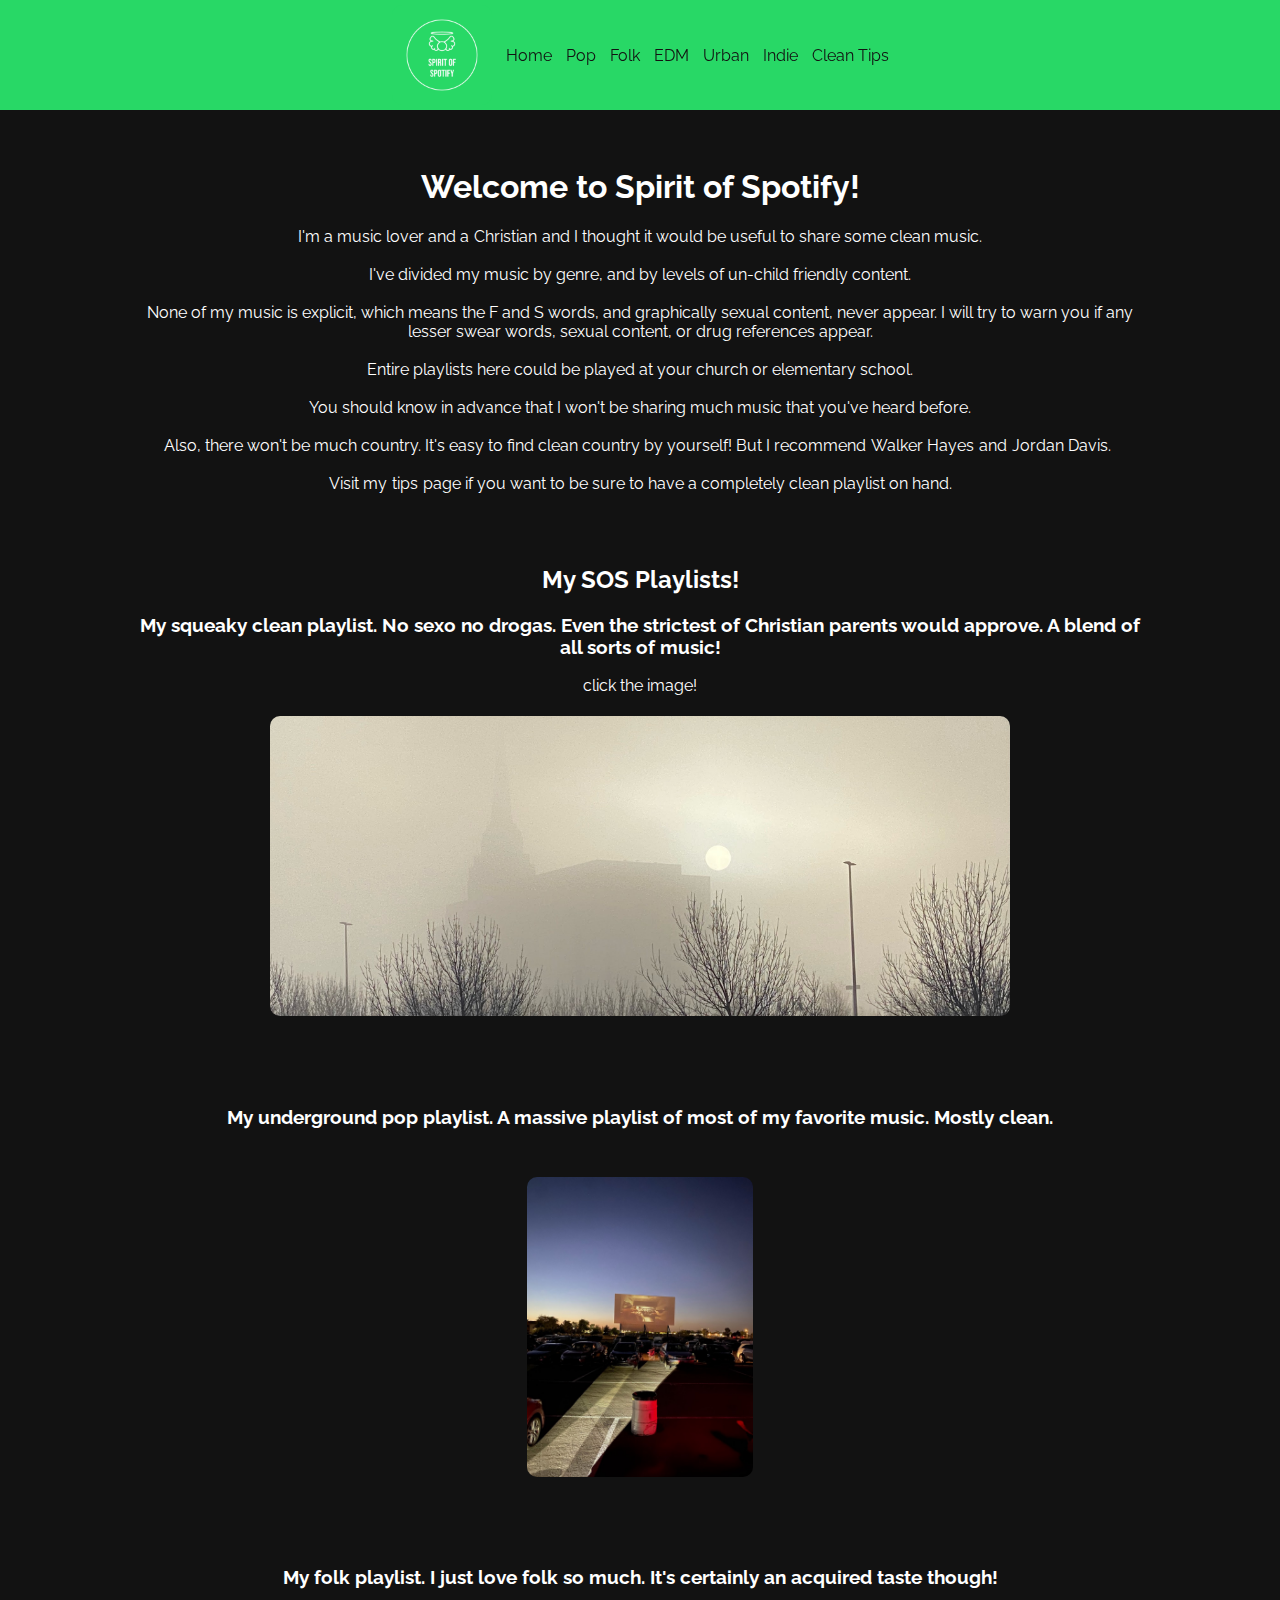
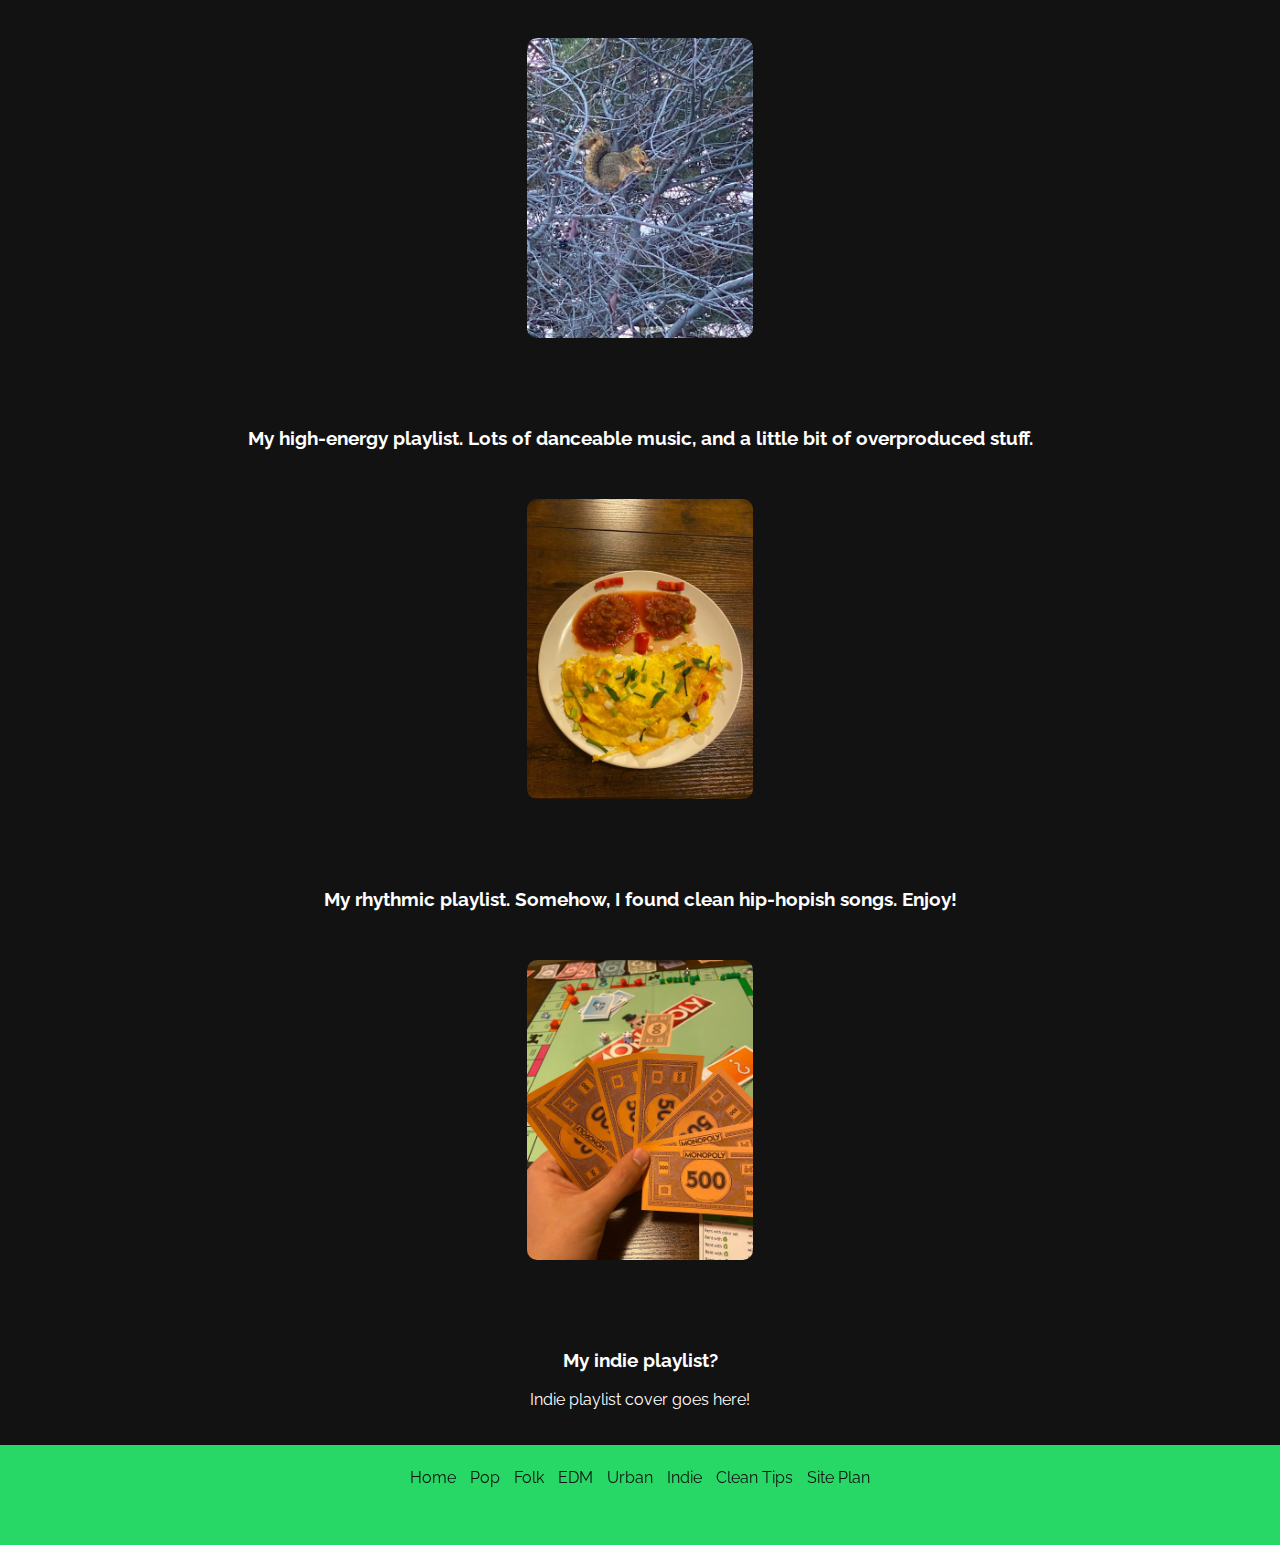
<file: index.html>
<!DOCTYPE html>
<html lang="en">
<head>
    <meta charset="UTF-8">
    <meta http-equiv="X-UA-Compatible" content="IE=edge">
    <meta name="viewport" content="width=device-width, initial-scale=1.0">
    <link rel="stylesheet" href="styles/sos.css">
    <title>Spotify Site</title>
</head>
<body>
    <header>

        <nav class="fingers">
            <a href="index.html" class="logo"><img src="images/SpiritofSpotify.png" alt="Spirit of Spotify logo"></a>
            <a href="index.html">Home</a>
            <a href="pop.html">Pop</a>
            <a href="folk.html">Folk</a>
            <a href="edm.html">EDM</a>
            <a href="urban.html">Urban</a>
            <a href="indie.html">Indie</a>
            <a href="tips.html">Clean Tips</a>
        </nav>
    </header>
    <main>
        <h1> <br> Welcome to Spirit of Spotify! <br></h1>
        <p>
            I'm a music lover and a<a href="https://www.churchofjesuschrist.org/comeuntochrist">Christian</a>and I thought it would be useful to share some clean music. <br> <br>
            I've divided my music by genre, and by levels of un-child friendly content. <br> <br>
            None of my music is explicit, which means the F and S words, and graphically sexual content, never appear.
            I will try to warn you if any lesser swear words, sexual content, or drug references appear. <br> <br>
            Entire playlists here could be played at your church or elementary school. <br> <br> 
            You should know in advance that I won't be sharing much music that you've heard before. <br> <br>
            Also, there won't be much country. It's easy to find clean country by yourself! But I recommend<a href="https://open.spotify.com/artist/7sKxqpSqbIzphAKAhrqvlf?si=jfRzdsuSQFaXXm1lDVUPTw">Walker Hayes</a>and<a href="https://open.spotify.com/artist/77kULmXAQ6vWer7IIHdGzI?si=TUEfTHxjQkG5Hi8PFw6FMg">Jordan Davis.</a><br> <br>
            Visit my<a href="tips.html">tips</a>page if you want to be sure to have a completely clean playlist on hand.
          </p>
        <div class="gallery">
            <div class="playlists">
                <br><br>
                <h2>My SOS Playlists!</h2>
                <div class="squeaky">
                    <h3>My squeaky clean playlist. No sexo no drogas. Even the strictest of Christian parents would approve. A blend of all sorts of music!</h3>
                    <p class="clicknotif">click the image!</p>
                    <a class="squeaky" href="https://open.spotify.com/playlist/1UjaGKRsMofMMySbz0yp6U?si=a4fbd59090354f19"><img src="images/foggytemple.jpeg" alt="A Foggy picture of the Rexburg Temple with the moon hanging behind it"></a>
                </div>
                <div class="poppy">
                    <br> <br>
                    <h3>My underground pop playlist. A massive playlist of most of my favorite music. Mostly clean.</h3>
                    <a class="poppy" href="https://open.spotify.com/playlist/7fG4tJin1EZUwtSDyCjWUA?si=d3e82c34699b4a46"><img src="images/driveinmovie.jpeg" alt="Drive-in Movie Screen that may or may not be playing the Super Mario Bros movie"></a>    
                </div>
                <div class="hillbilly">
                    <br> <br>
                    <h3>My folk playlist. I just love folk so much. It's certainly an acquired taste though!</h3>
                    <a class="hillbilly" href="https://open.spotify.com/playlist/20z4ZYWorhFXPe0cBSUcFA?si=1ee67dbf7fae43ac"><img src="images/Squirrel.jpeg" alt="A Squirrel in a tree with a nut. Did he kill Mr. Boddy?"></a>    
                </div>
                <div class="clubby">
                    <br> <br>
                    <h3>My high-energy playlist. Lots of danceable music, and a little bit of overproduced stuff.</h3>
                    <a class="clubby" href="https://open.spotify.com/playlist/1qrEybucEi7PpngQeSmqUH?si=2f71e2e1964c41bf"><img src="images/smileyomelet.jpeg" alt="A smiley omelet with a pepper nose and two eyes made out of salsa. No corncob pipe though."></a>    
                </div>
                <div class="groovy">
                    <br> <br>
                    <h3>My rhythmic playlist. Somehow, I found clean hip-hopish songs. Enjoy!</h3>
                    <a class="groovy" href="https://open.spotify.com/playlist/4HFoJDlTVzfm0rnH03Cx4I?si=0132531437d14980"><img src="images/monopolymoney.jpeg" alt="Stacks on stacks of monopoly money"></a>    
                </div>
                <div class="indy">
                    <br> <br>
                    <h3>My indie playlist?</h3>
                    <a class="indy" href="indie.html">Indie playlist cover goes here!<br> </a>    
                    <br><br>
                </div>
            </div>
        </div>

    </main>
    <footer>
        <nav class="toes">
            <br>
            <a href="index.html">Home</a>
            <a href="pop.html">Pop</a>
            <a href="folk.html">Folk</a>
            <a href="edm.html">EDM</a>
            <a href="urban.html">Urban</a>
            <a href="indie.html">Indie</a>
            <a href="tips.html">Clean Tips</a>
            <a href="site-plan.html">Site Plan</a>
        </nav>
    </footer>
</body>
</html>
</file>
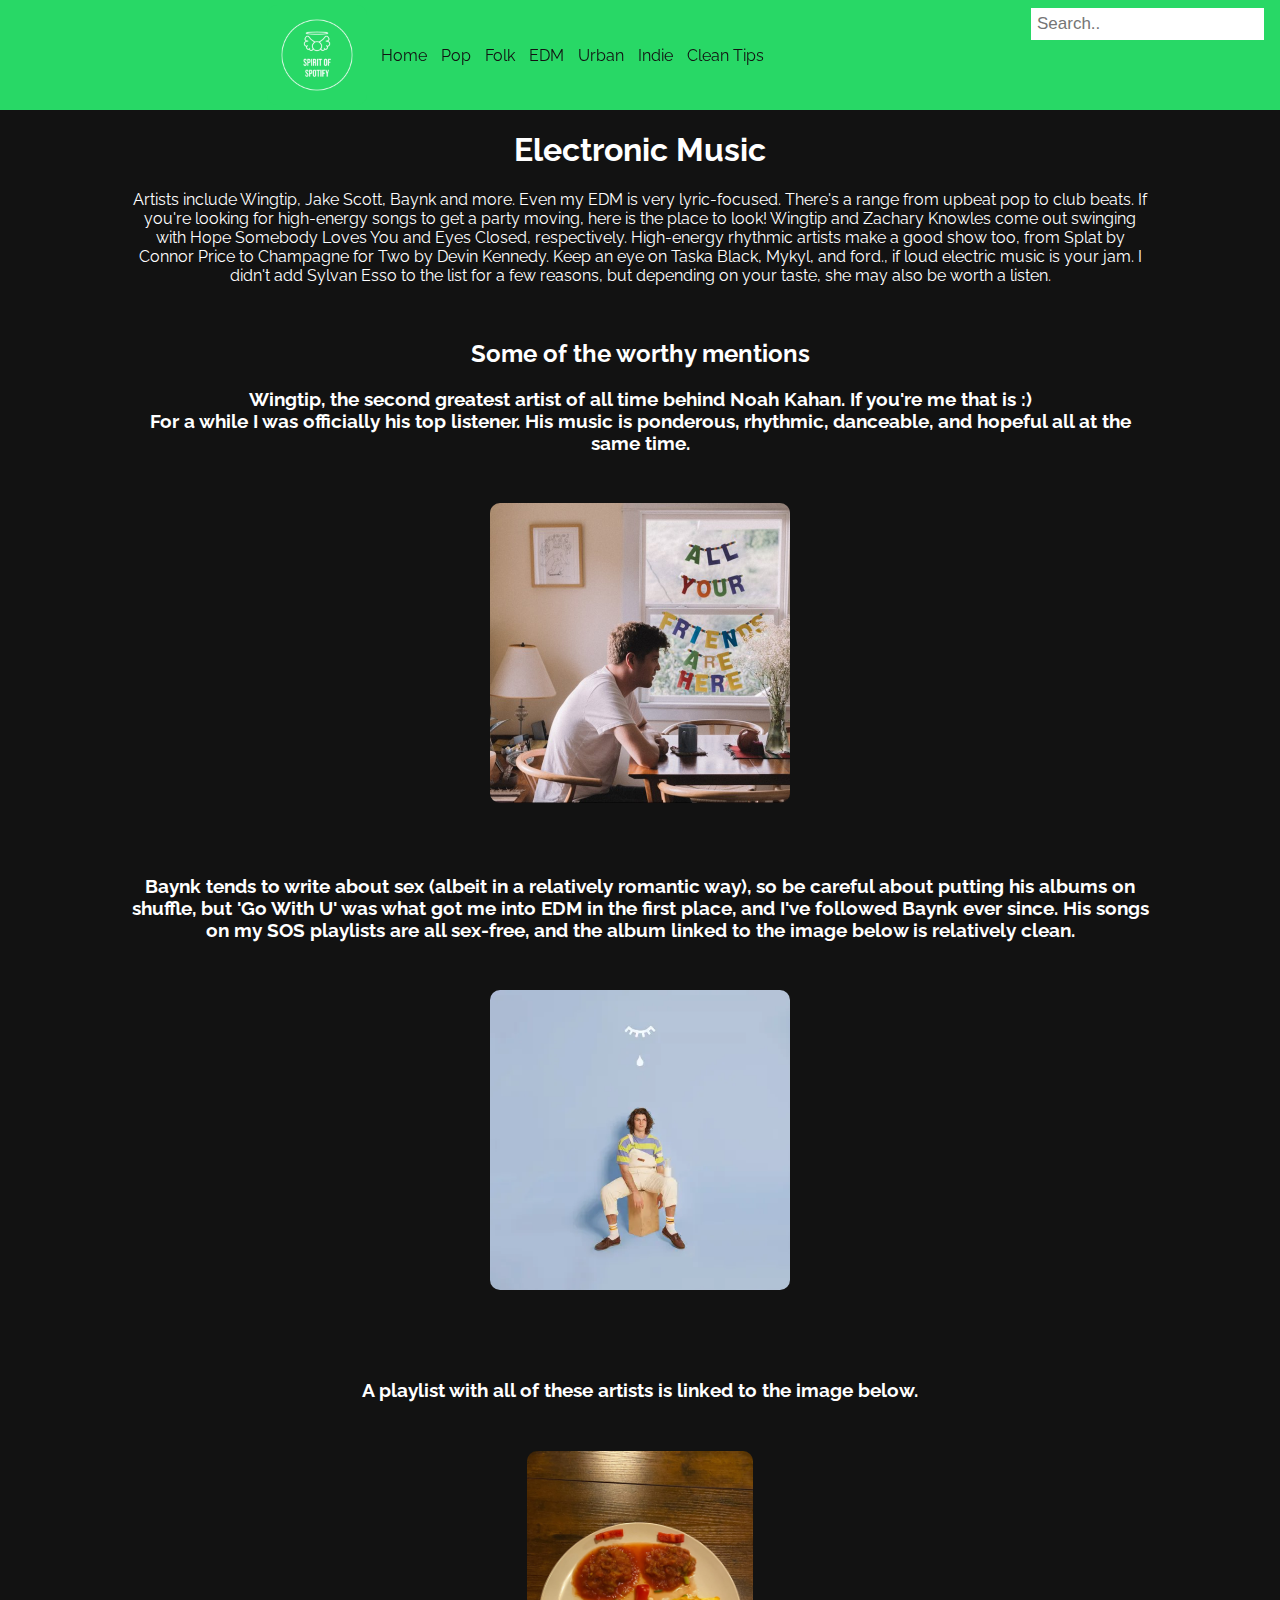
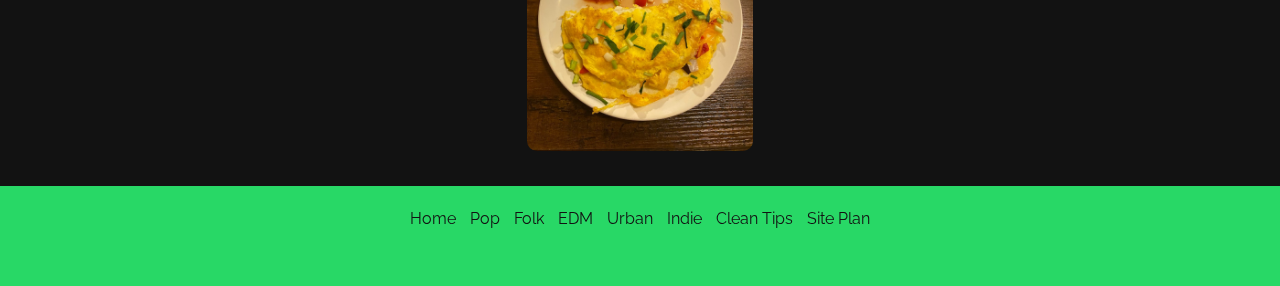
<file: edm.html>
<!DOCTYPE html>
<html lang="en">
<head>
    <meta charset="UTF-8">
    <meta http-equiv="X-UA-Compatible" content="IE=edge">
    <meta name="viewport" content="width=device-width, initial-scale=1.0">
    <link rel="stylesheet" href="styles/sos.css">
    <title>Spotify Site</title>
</head>
<body>
    <header>
        <nav class="fingers">
            <a href="index.html" class="logo"><img src="images/SpiritofSpotify.png" alt="Spirit of Spotify logo"></a>
            <a href="index.html">Home</a>
            <a href="pop.html">Pop</a>
            <a href="folk.html">Folk</a>
            <a href="edm.html">EDM</a>
            <a href="urban.html">Urban</a>
            <a href="indie.html">Indie</a>
            <a href="tips.html">Clean Tips</a>
            <input type="text" placeholder="Search.." class="search">
        </nav>
    </header>
    <main>
        <div class="gallery">
            <div class="playlists">
                <h1>Electronic Music</h1>
                <p>
                    Artists include Wingtip, Jake Scott, Baynk and more.
                    Even my EDM is very lyric-focused. There's a range from upbeat pop to club beats.
                    If you're looking for high-energy songs to get a party moving, here is the place to look!
                    Wingtip and Zachary Knowles come out swinging with Hope Somebody Loves You and Eyes Closed, respectively.
                    High-energy rhythmic artists make a good show too, from Splat by Connor Price to Champagne for Two by Devin Kennedy.
                    Keep an eye on Taska Black, Mykyl, and ford., if loud electric music is your jam.
                    I didn't add Sylvan Esso to the list for a few reasons, but depending on your taste, she may also be worth a listen.
                </p>
                <br>
                <h2>Some of the worthy mentions</h2>
                <h3>
                    Wingtip, the second greatest artist of all time behind Noah Kahan. If you're me that is :) <br>
                    For a while I was officially his top listener. His music is ponderous, rhythmic, danceable, and hopeful all at the same time.
                </h3>
                <a href="https://open.spotify.com/album/6aMJbckk7W3asyogniGfKP?si=QLD3m3zuRlqopENg9aqVBQ"><img src="images/allyourfriendsarehere.jpeg" alt="All Your Friends Are Here album cover by Wingtip"></a>
                <br> <br>
                <h3>
                    Baynk tends to write about sex (albeit in a relatively romantic way), so be careful about putting his albums on shuffle, but 'Go With U' was what got me into EDM in the first place, and I've followed Baynk ever since.
                    His songs on my SOS playlists are all sex-free, and the album linked to the image below is relatively clean.
                </h3>
                <a href="https://open.spotify.com/album/0jaSZMSUlrruDM8FtSWK8d?si=kZ-8srH-QMKl8QyzNrXnqg"><img src="images/someonesep.webp" alt="Someone's EP cover by Baynk"></a>
                <div class="clubby">
                    <br> <br>
                    <h3>A playlist with all of these artists is linked to the image below.</h3>
                    <a class="clubby" href="https://open.spotify.com/playlist/1qrEybucEi7PpngQeSmqUH?si=2f71e2e1964c41bf"><img src="images/smileyomelet.jpeg" alt="A smiley omelet with a pepper nose and two eyes made out of salsa. No corncob pipe though."></a>    
                </div>

            </div>
        </div>
    </main>
    <footer>
        <nav class="toes">
            <br>
            <a href="index.html">Home</a>
            <a href="pop.html">Pop</a>
            <a href="folk.html">Folk</a>
            <a href="edm.html">EDM</a>
            <a href="urban.html">Urban</a>
            <a href="indie.html">Indie</a>
            <a href="tips.html">Clean Tips</a>
            <a href="site-plan.html">Site Plan</a>
        </nav>
    </footer>
</body>
</html>
</file>
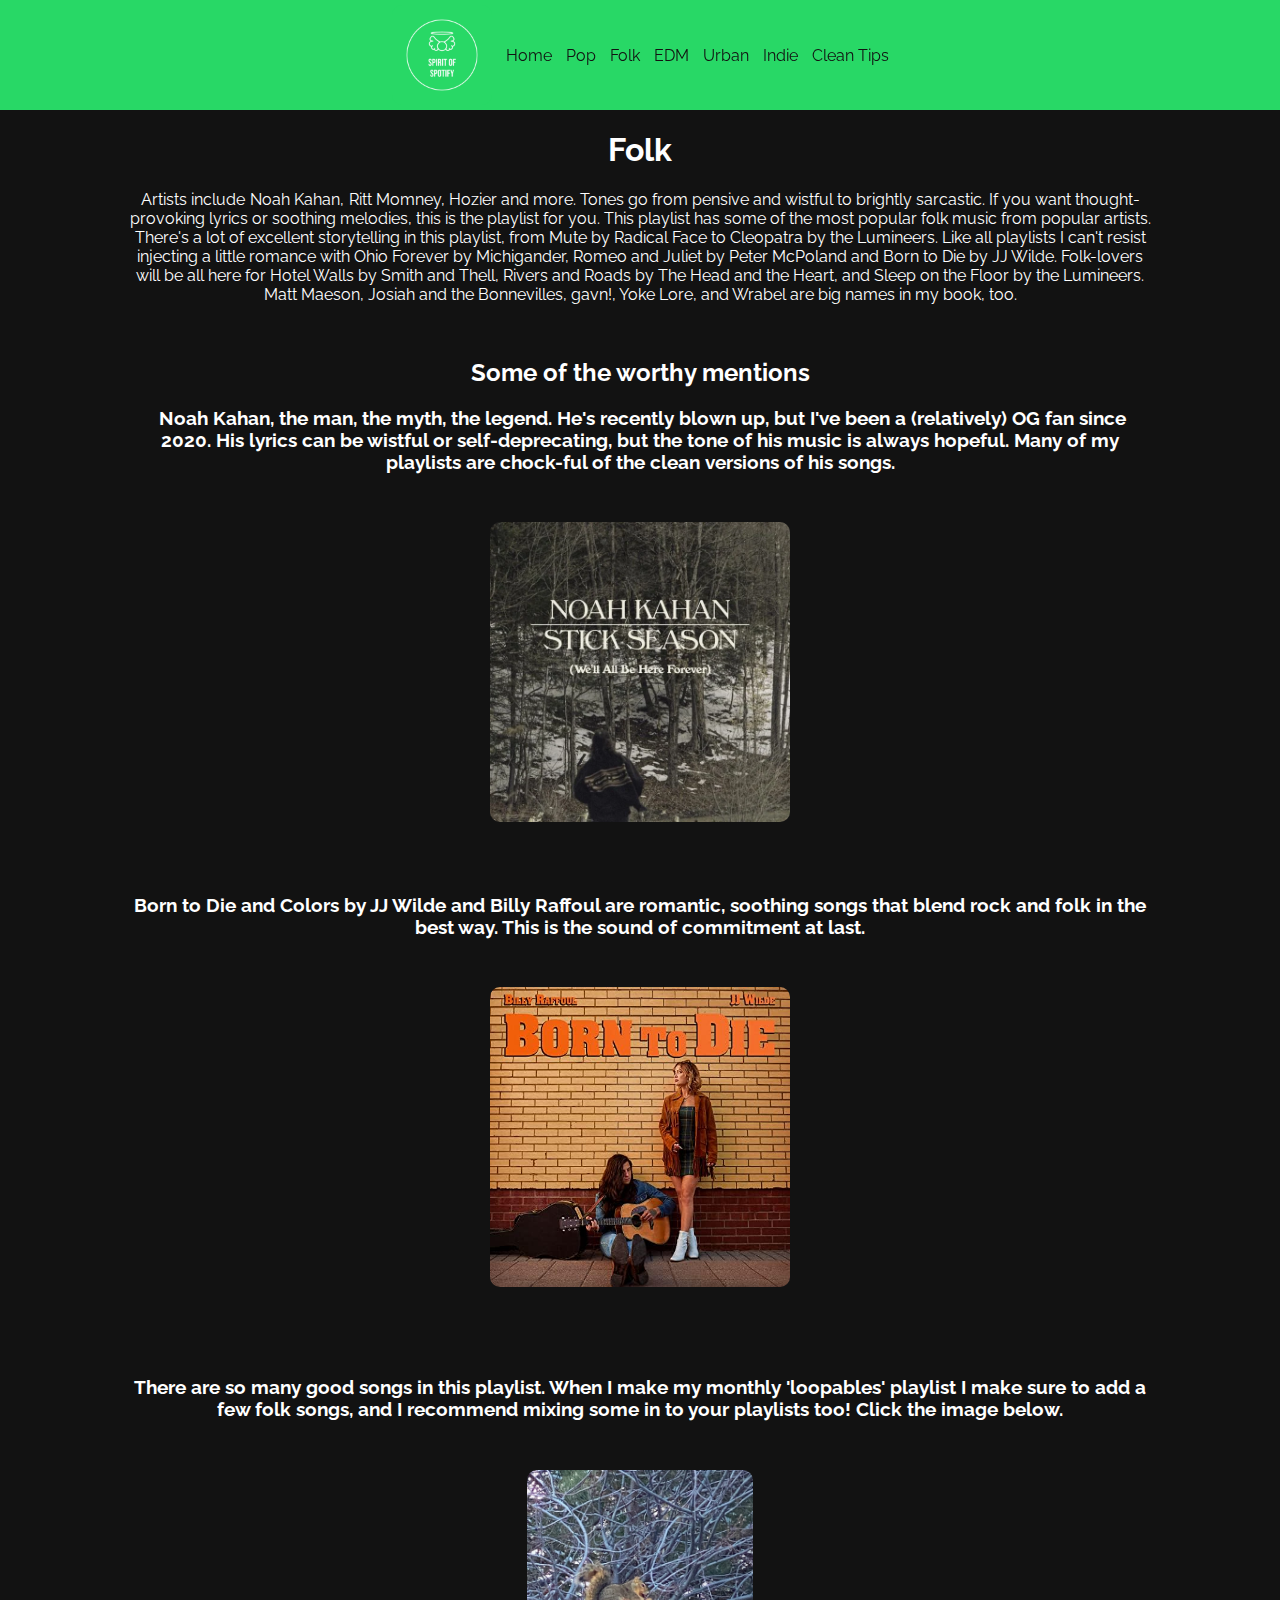
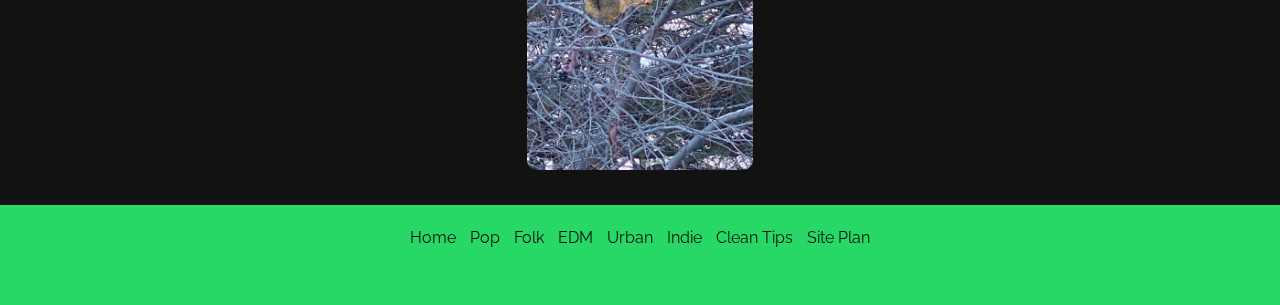
<file: folk.html>
<!DOCTYPE html>
<html lang="en">
<head>
    <meta charset="UTF-8">
    <meta http-equiv="X-UA-Compatible" content="IE=edge">
    <meta name="viewport" content="width=device-width, initial-scale=1.0">
    <link rel="stylesheet" href="styles/sos.css">
    <title>Spotify Site</title>
</head>
<body>
    <header>
        <nav class="fingers">
            <a href="index.html" class="logo"><img src="images/SpiritofSpotify.png" alt="Spirit of Spotify logo"></a>
            <a href="index.html">Home</a>
            <a href="pop.html">Pop</a>
            <a href="folk.html">Folk</a>
            <a href="edm.html">EDM</a>
            <a href="urban.html">Urban</a>
            <a href="indie.html">Indie</a>
            <a href="tips.html">Clean Tips</a>
        </nav>
    </header>
    <main>
        <div class="gallery">
            <div class="playlists">
                <h1>Folk</h1>
                <p>
                    Artists include<a href="https://open.spotify.com/artist/2RQXRUsr4IW1f3mKyKsy4B?si=L-wJt-ZVTQeGcRKrRvJ1CQ">Noah Kahan,</a>Ritt Momney, Hozier and more. 
                    Tones go from pensive and wistful to brightly sarcastic. 
                    If you want thought-provoking lyrics or soothing melodies, this is the playlist for you. 
                    This playlist has some of the most popular folk music from popular artists. 
                    There's a lot of excellent storytelling in this playlist, from Mute by Radical Face to Cleopatra by the Lumineers. 
                    Like all playlists I can't resist injecting a little romance with Ohio Forever by Michigander, Romeo and Juliet by Peter McPoland and Born to Die by JJ Wilde. 
                    Folk-lovers will be all here for Hotel Walls by Smith and Thell, Rivers and Roads by The Head and the Heart, and Sleep on the Floor by the Lumineers. 
                    Matt Maeson, Josiah and the Bonnevilles, gavn!, Yoke Lore, and Wrabel are big names in my book, too. 
                </p>
                <br>
                <h2>Some of the worthy mentions</h2>
                <h3>
                    <a href="https://open.spotify.com/artist/2RQXRUsr4IW1f3mKyKsy4B?si=L-wJt-ZVTQeGcRKrRvJ1CQ">Noah Kahan,</a>the man, the myth, the legend. He's recently blown up, but I've been a (relatively) OG fan since 2020.
                    His lyrics can be wistful or self-deprecating, but the tone of his music is always hopeful.
                    Many of my playlists are chock-ful of the clean versions of his songs.
                </h3>
                <a href="https://open.spotify.com/album/3aaVxygUPKEQMIpXPgAUrJ?si=eCHpTSC5Rv-MZAHQ_4DH0Q"><img src="images/wellallbehereforever.webp" alt="Stick Season, We'll All Be Here Forever album cover by Noah Kahan"></a>
                <br><br>
                <h3>
                    Born to Die and Colors by JJ Wilde and Billy Raffoul are romantic, soothing songs that blend rock and folk in the best way.
                    This is the sound of commitment at last.
                </h3>
                <a href="https://open.spotify.com/album/4P19H9TULgF2zUxNGPkBoK?si=39a2r-oPS9W1zRPjsWhjwQ"><img src="images/borntodie.jpg" alt="Born to Die album cover by JJ Wilde and Biily Raffoul"></a>
                <div class="hillbilly">
                    <br> <br>
                    <h3>There are so many good songs in this playlist. When I make my monthly 'loopables' playlist I make sure to add a few folk songs, and I recommend mixing some in to your playlists too! Click the image below.</h3>
                    <a class="hillbilly" href="https://open.spotify.com/playlist/20z4ZYWorhFXPe0cBSUcFA?si=1ee67dbf7fae43ac"><img src="images/Squirrel.jpeg" alt="A Squirrel in a tree with a nut. Did he kill Mr. Boddy?"></a>    
                </div>
            </div>
        </div>
    </main>
    <footer>
        <nav class="toes">
            <br>
            <a href="index.html">Home</a>
            <a href="pop.html">Pop</a>
            <a href="folk.html">Folk</a>
            <a href="edm.html">EDM</a>
            <a href="urban.html">Urban</a>
            <a href="indie.html">Indie</a>
            <a href="tips.html">Clean Tips</a>
            <a href="site-plan.html">Site Plan</a>
        </nav>
    </footer>
</body>
</html>
</file>
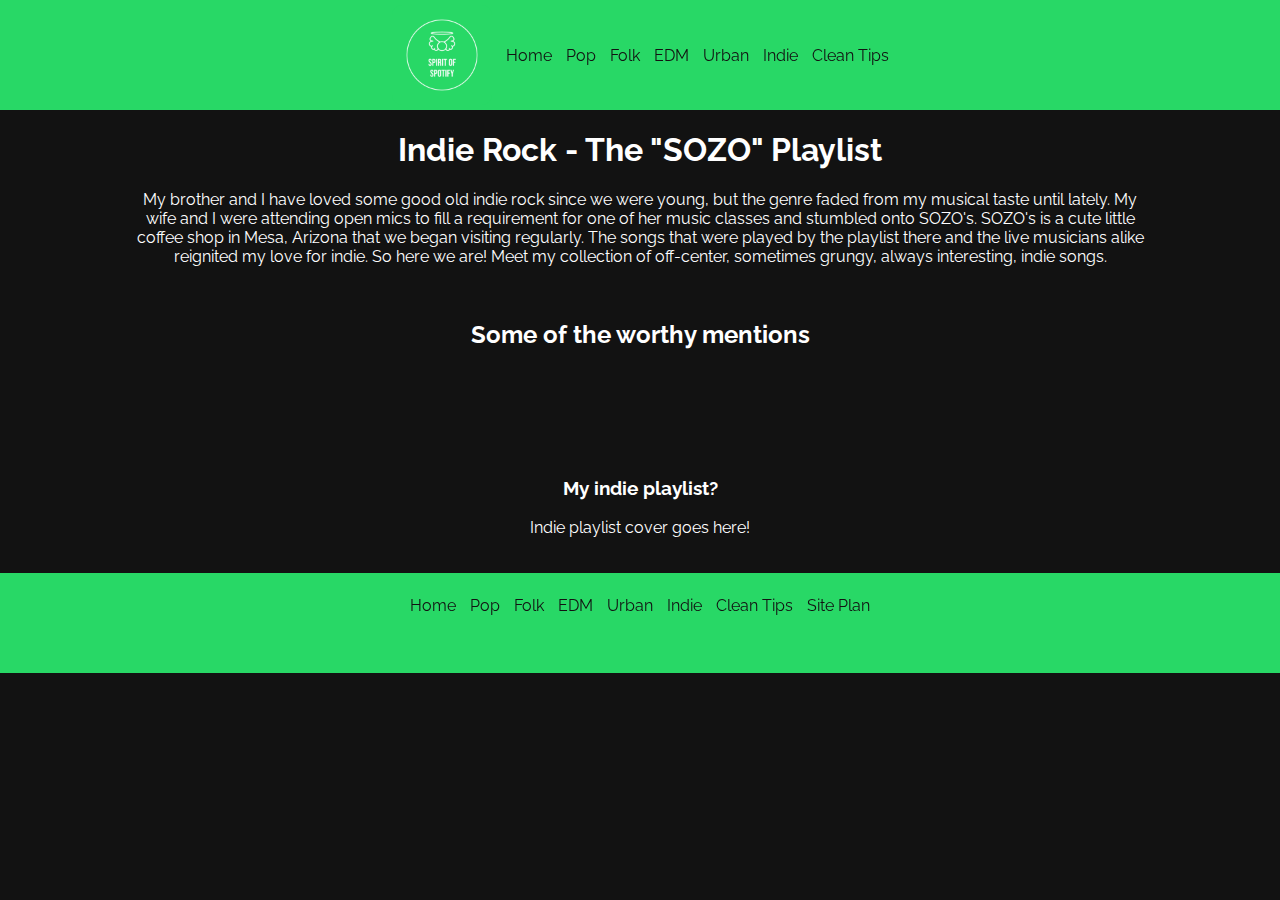
<file: indie.html>
<!DOCTYPE html>
<html lang="en">
<head>
    <meta charset="UTF-8">
    <meta http-equiv="X-UA-Compatible" content="IE=edge">
    <meta name="viewport" content="width=device-width, initial-scale=1.0">
    <link rel="stylesheet" href="styles/sos.css">
    <title>Spotify Site</title>
</head>
<body>
    <header>
        <nav class="fingers">
            <a href="index.html" class="logo"><img src="images/SpiritofSpotify.png" alt="Spirit of Spotify logo"></a>
            <a href="index.html">Home</a>
            <a href="pop.html">Pop</a>
            <a href="folk.html">Folk</a>
            <a href="edm.html">EDM</a>
            <a href="urban.html">Urban</a>
            <a href="indie.html">Indie</a>
            <a href="tips.html">Clean Tips</a>
        </nav>
    </header>
    <main>
        <div class="gallery">
            <div class="playlists">
                <h1>Indie Rock - The "SOZO" Playlist</h1>
                <p>
                    My brother and I have loved some good old indie rock since we were young, but the genre faded from my musical taste until lately.
                    My wife and I were attending open mics to fill a requirement for one of her music classes and stumbled onto SOZO's. 
                    SOZO's is a cute little coffee shop in Mesa, Arizona that we began visiting regularly.
                    The songs that were played by the playlist there and the live musicians alike reignited my love for indie.
                    So here we are! Meet my collection of off-center, sometimes grungy, always interesting, indie songs.
                </p>
                <br>
                <h2>Some of the worthy mentions</h2>
                <p>

                </p>
                <a href=""></a>
                <p>

                </p>
                <a href=""></a>
                <div class="indy">
                    <br> <br>
                    <h3>My indie playlist?</h3>
                    <a class="indy" href="indie.html">Indie playlist cover goes here!<br> </a>    
                    <br><br>
                </div>
            </div>
        </div>
    </main>
    <footer>
        <nav class="toes">
            <br>
            <a href="index.html">Home</a>
            <a href="pop.html">Pop</a>
            <a href="folk.html">Folk</a>
            <a href="edm.html">EDM</a>
            <a href="urban.html">Urban</a>
            <a href="indie.html">Indie</a>
            <a href="tips.html">Clean Tips</a>
            <a href="site-plan.html">Site Plan</a>
        </nav>
    </footer>
</body>
</html>
</file>
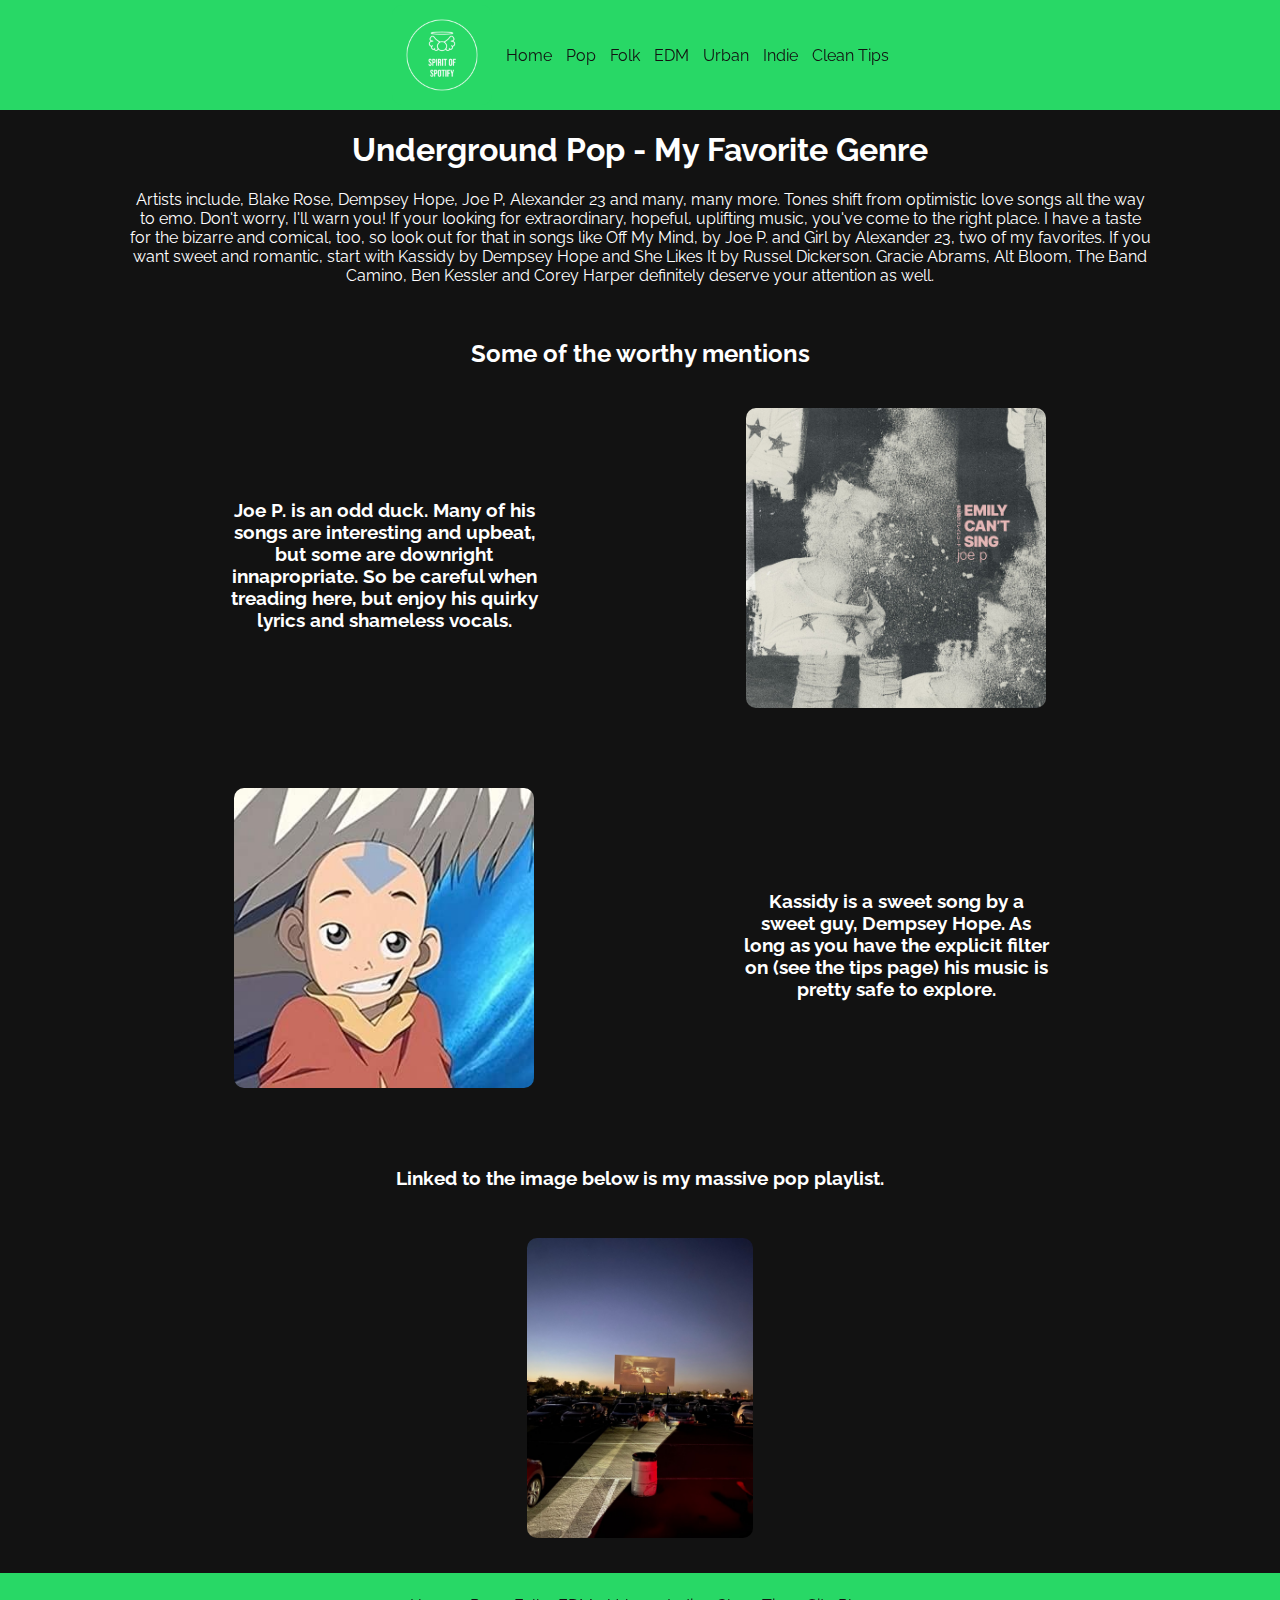
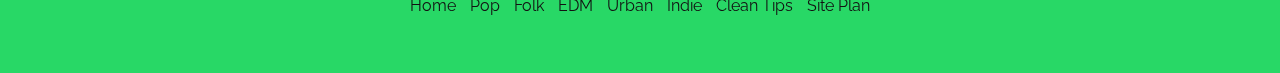
<file: pop.html>
<!DOCTYPE html>
<html lang="en">
<head>
    <meta charset="UTF-8">
    <meta http-equiv="X-UA-Compatible" content="IE=edge">
    <meta name="viewport" content="width=device-width, initial-scale=1.0">
    <link rel="stylesheet" href="styles/sos.css">
    <title>Spotify Site</title>
</head>
<body>
    <header>
        <nav class="fingers">
            <a href="index.html" class="logo"><img src="images/SpiritofSpotify.png" alt="Spirit of Spotify logo"></a>
            <a href="index.html">Home</a>
            <a href="pop.html">Pop</a>
            <a href="folk.html">Folk</a>
            <a href="edm.html">EDM</a>
            <a href="urban.html">Urban</a>
            <a href="indie.html">Indie</a>
            <a href="tips.html">Clean Tips</a>
        </nav>
    </header>
    <main>
        <div class="gallery">
            <div class="playlists">
                <h1>Underground Pop - My Favorite Genre</h1>
                <p>
                  Artists include, Blake Rose, Dempsey Hope, Joe P, Alexander 23 and many, many more.
                  Tones shift from optimistic love songs all the way to emo. Don't worry, I'll warn you!
                  If your looking for extraordinary, hopeful, uplifting music, you've come to the right place.
                  I have a taste for the bizarre and comical, too, so look out for that in songs like Off My Mind, by Joe P. and Girl by Alexander 23, two of my favorites.
                  If you want sweet and romantic, start with Kassidy by Dempsey Hope and She Likes It by Russel Dickerson.
                  Gracie Abrams, Alt Bloom, The Band Camino, Ben Kessler and Corey Harper definitely deserve your attention as well.
                </p>
                <br>
                <h2>Some of the worthy mentions</h2>
                <div class="info">
                    <a href="https://open.spotify.com/album/4KTZrjVFSMS2TqNAGVxMfJ?si=7BKoAcOQQ_u8uEnzIWvAxg"><img src="images/emilycantsing.jpeg" alt="Emily Can't Sing album cover by Joe P"></a>
                    <h3>
                        Joe P. is an odd duck. Many of his songs are interesting and upbeat, but some are downright innapropriate.
                        So be careful when treading here, but enjoy his quirky lyrics and shameless vocals.
                    </h3>
                </div>
                <br> <br>
                <div class="info">
                    <a href="https://open.spotify.com/track/30LpsRTRBF8j1aIMiSitJE?si=6e842cd4adcb4590"><img src="images/Kassidy.jpg" alt="Kassidy single cover by Dempsey Hope"></a>
                    <h3>
                        Kassidy is a sweet song by a sweet guy, Dempsey Hope. As long as you have the explicit filter on (see the<a href="tips.html">tips</a>page) his music is pretty safe to explore.
                    </h3>
                </div>
                <div class="poppy">
                    <br> <br>
                    <h3>Linked to the image below is my massive pop playlist.</h3>
                    <a class="poppy" href="https://open.spotify.com/playlist/7fG4tJin1EZUwtSDyCjWUA?si=d3e82c34699b4a46"><img src="images/driveinmovie.jpeg" alt="Drive-in Movie Screen that may or may not be playing the Super Mario Bros movie"></a>    
                </div>
            </div>
        </div>
    </main>
    <footer>
        <nav class="toes">
            <br>
            <a href="index.html">Home</a>
            <a href="pop.html">Pop</a>
            <a href="folk.html">Folk</a>
            <a href="edm.html">EDM</a>
            <a href="urban.html">Urban</a>
            <a href="indie.html">Indie</a>
            <a href="tips.html">Clean Tips</a>
            <a href="site-plan.html">Site Plan</a>
        </nav>
    </footer>
</body>
</html>
</file>
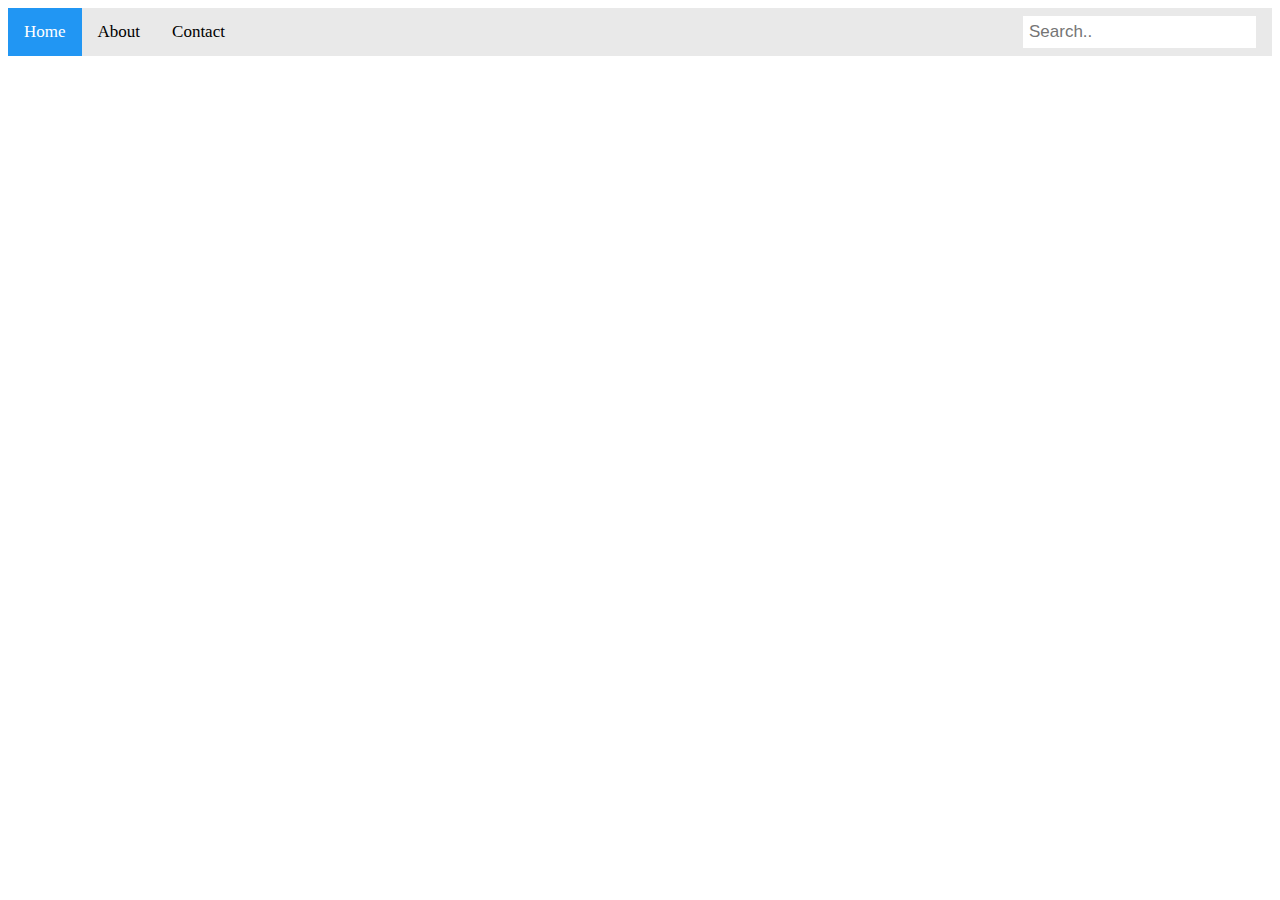
<file: search-bar-test.html>
<!DOCTYPE html>
<html lang="en">
<head>
    <meta charset="UTF-8">
    <meta http-equiv="X-UA-Compatible" content="IE=edge">
    <meta name="viewport" content="width=device-width, initial-scale=1.0">
    <link rel="stylesheet" href="styles/search.css">
    <title>Search</title>
</head>
<body>
    <div class="topnav">
        <a class="active" href="#home">Home</a>
        <a href="#about">About</a>
        <a href="#contact">Contact</a>
        <input type="text" placeholder="Search..">
      </div>
</body>
</html>
</file>
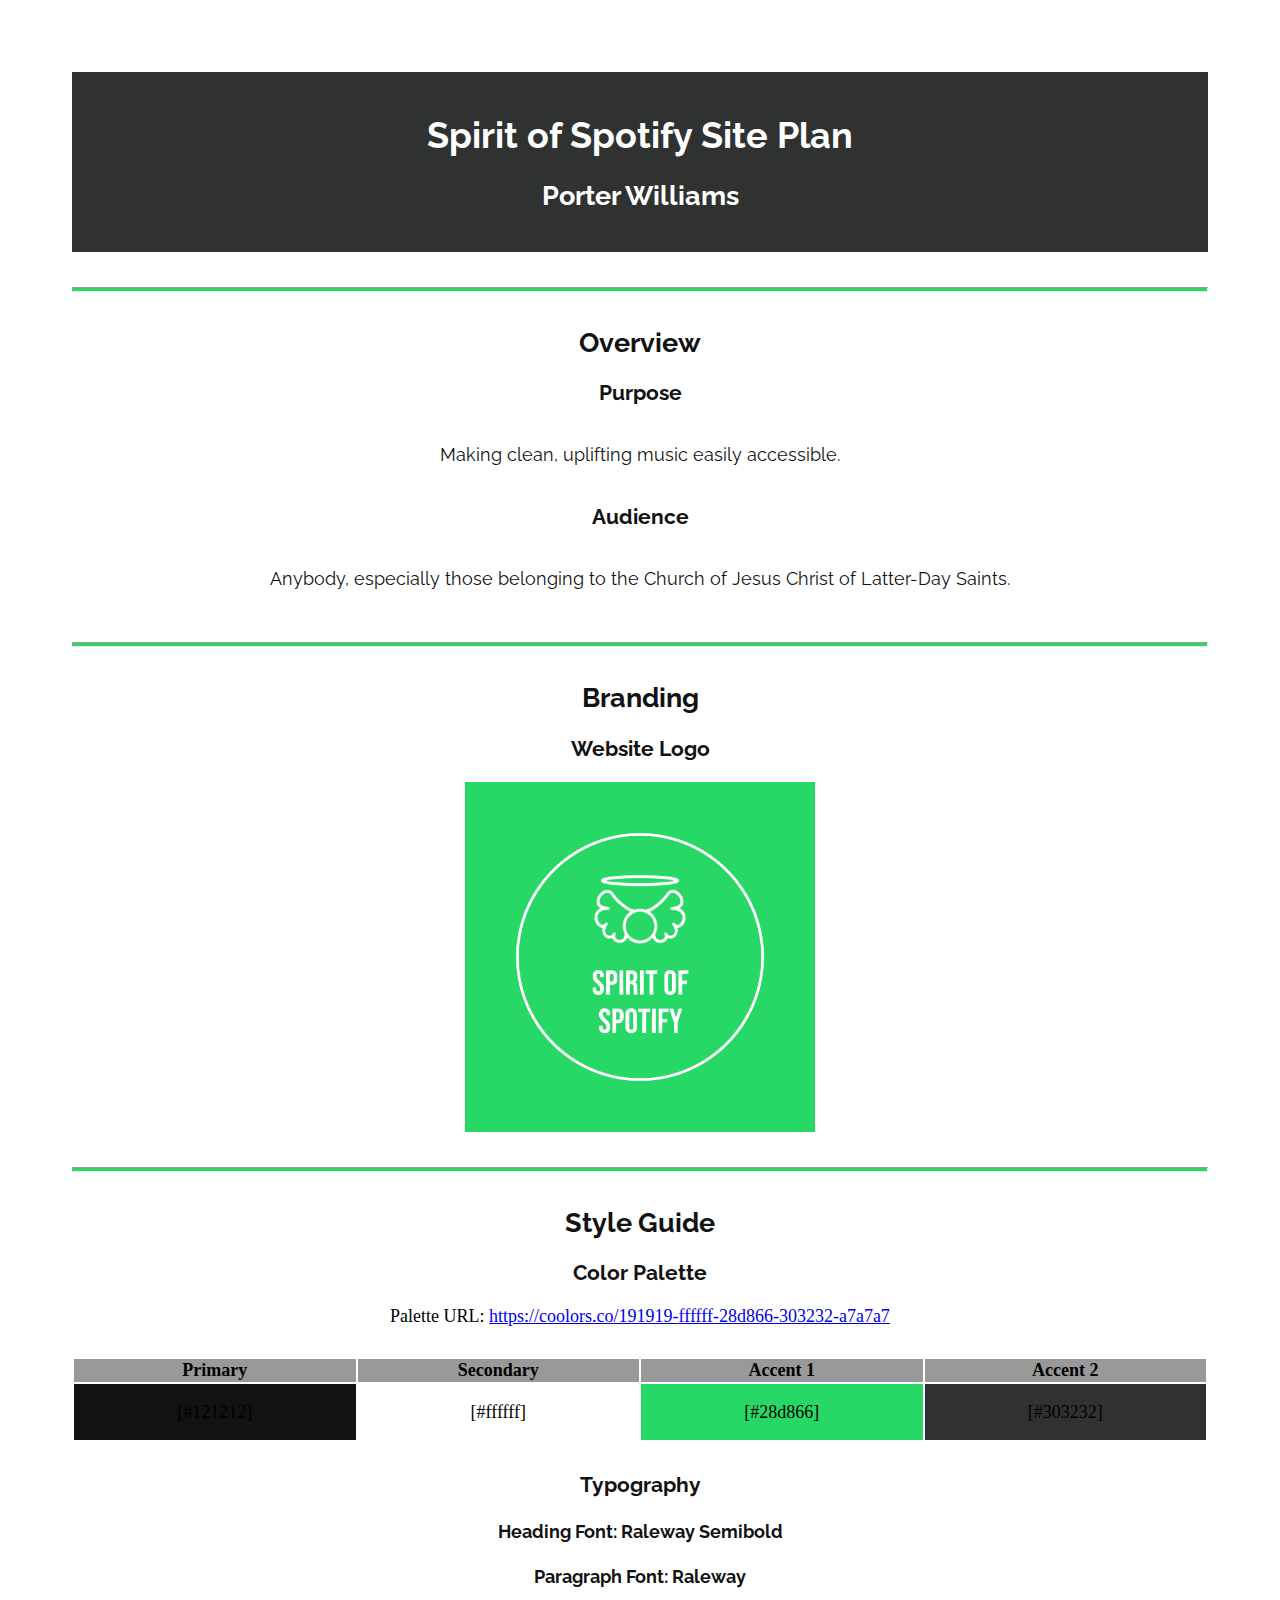
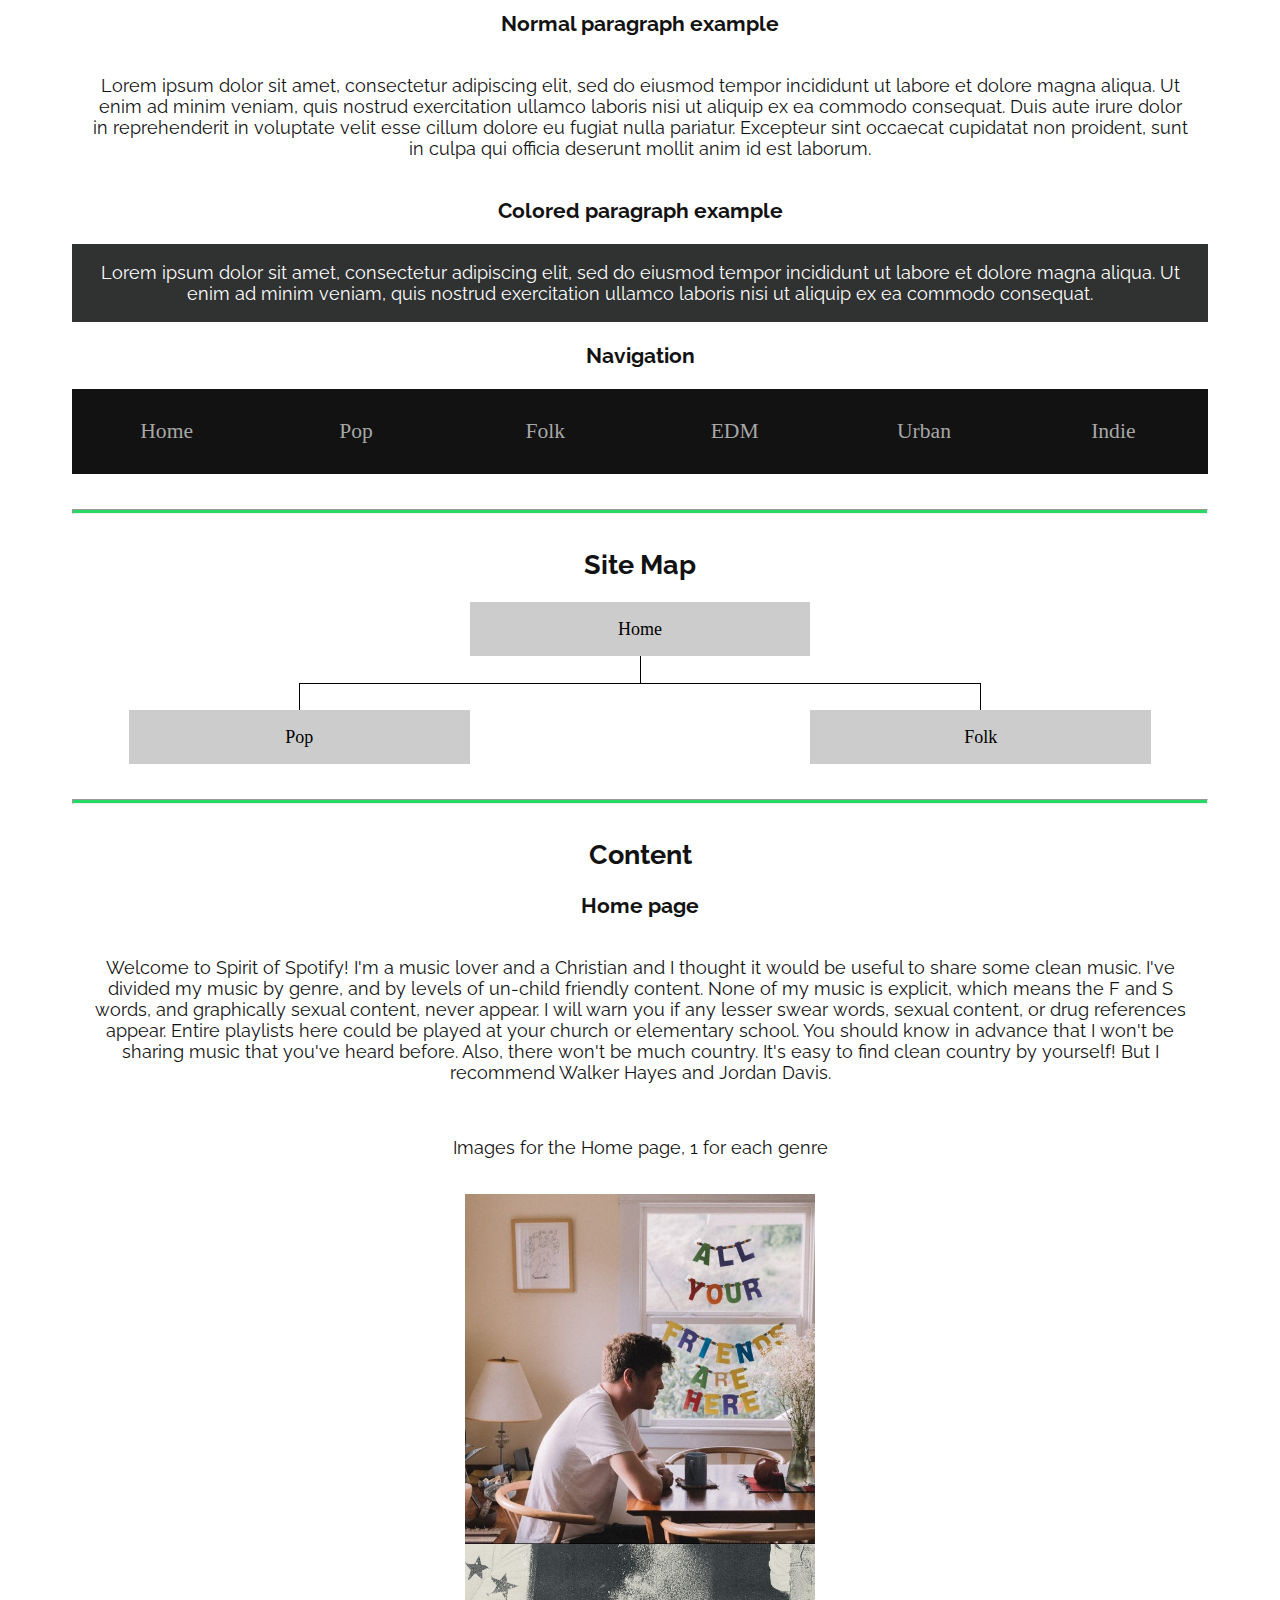
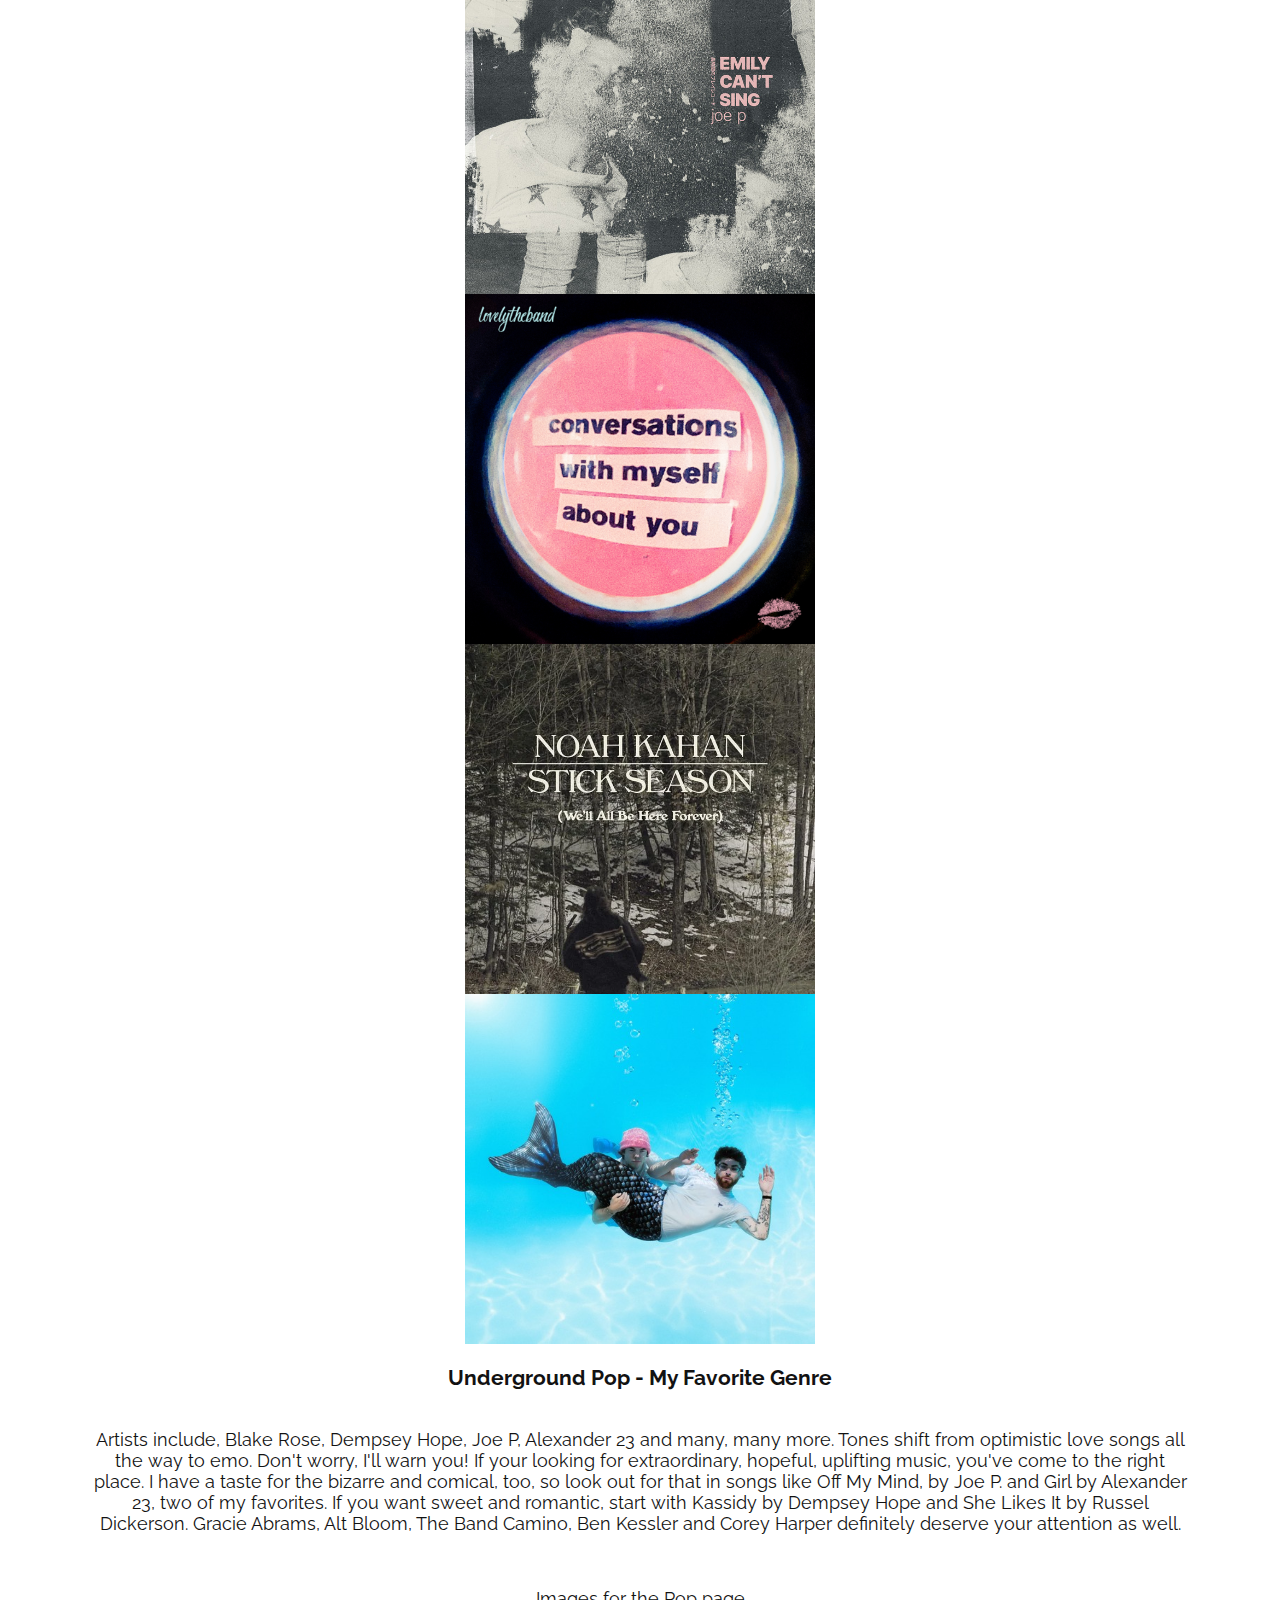
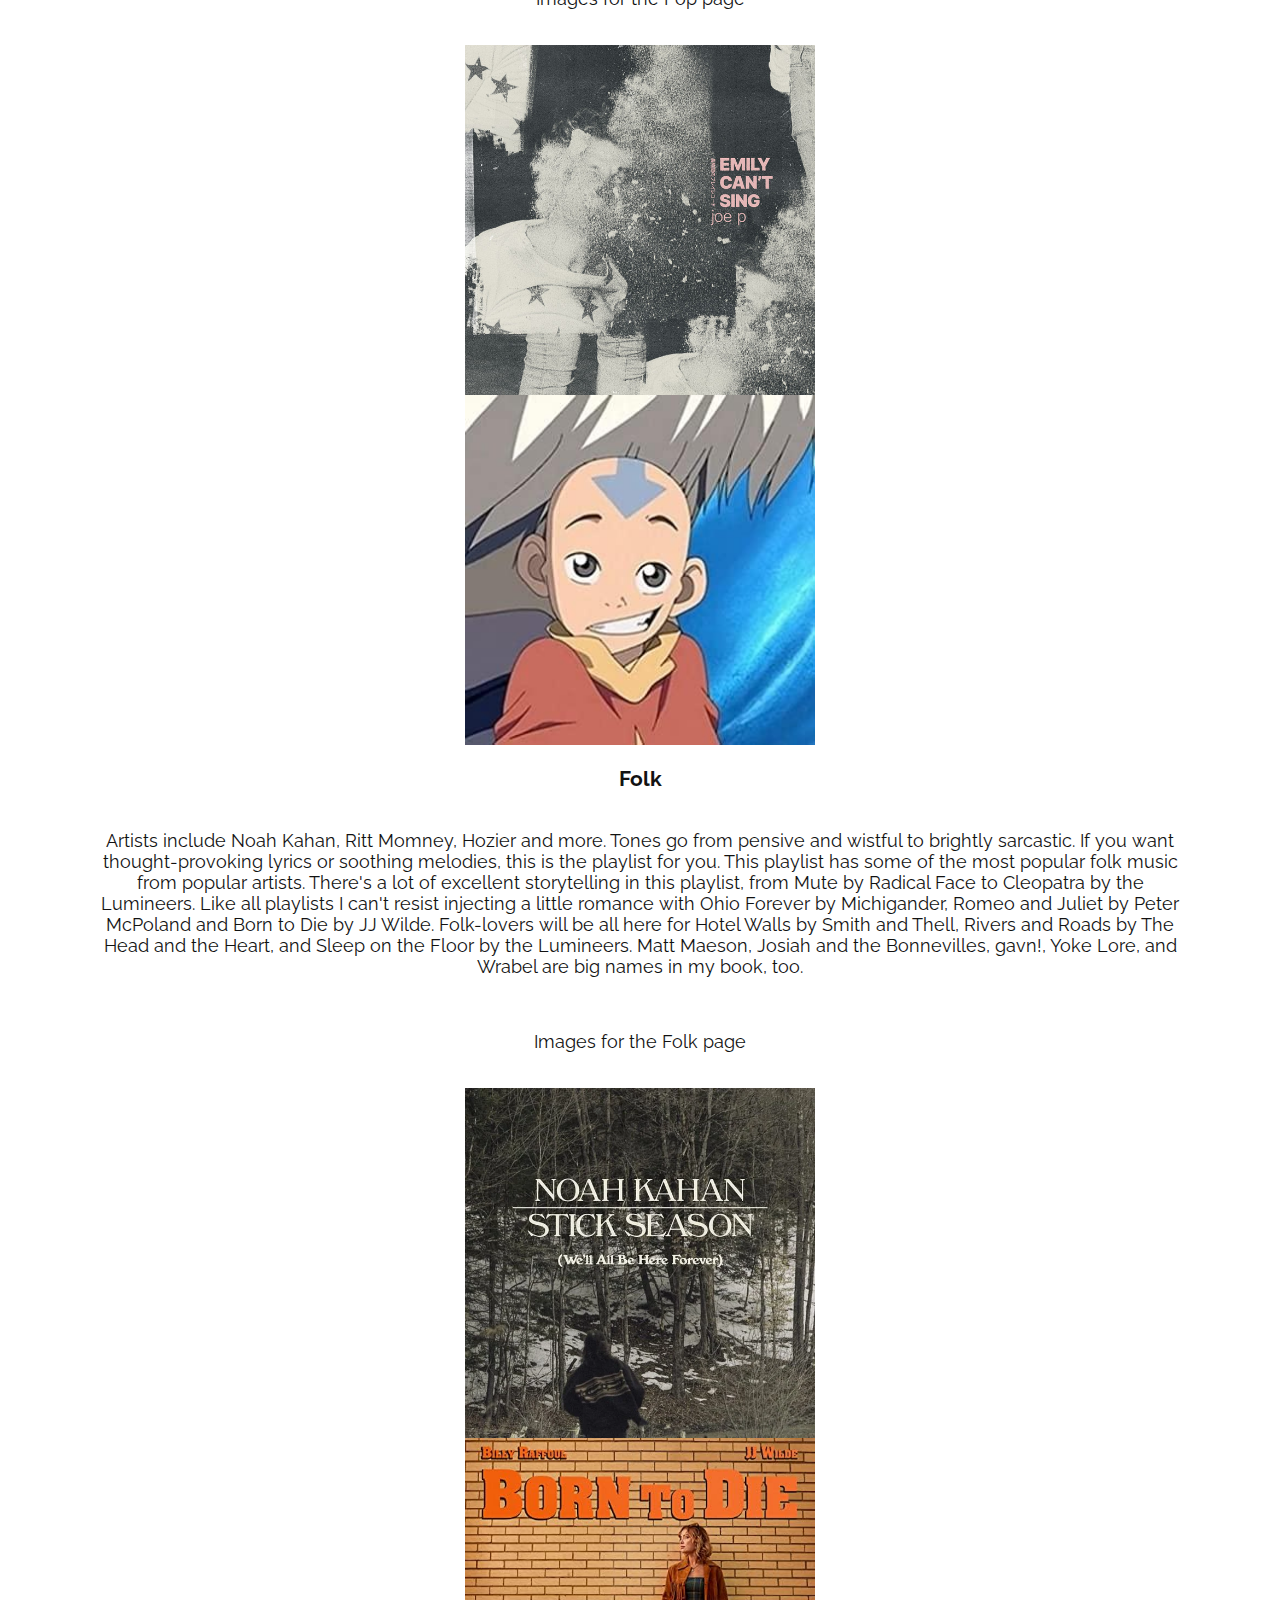
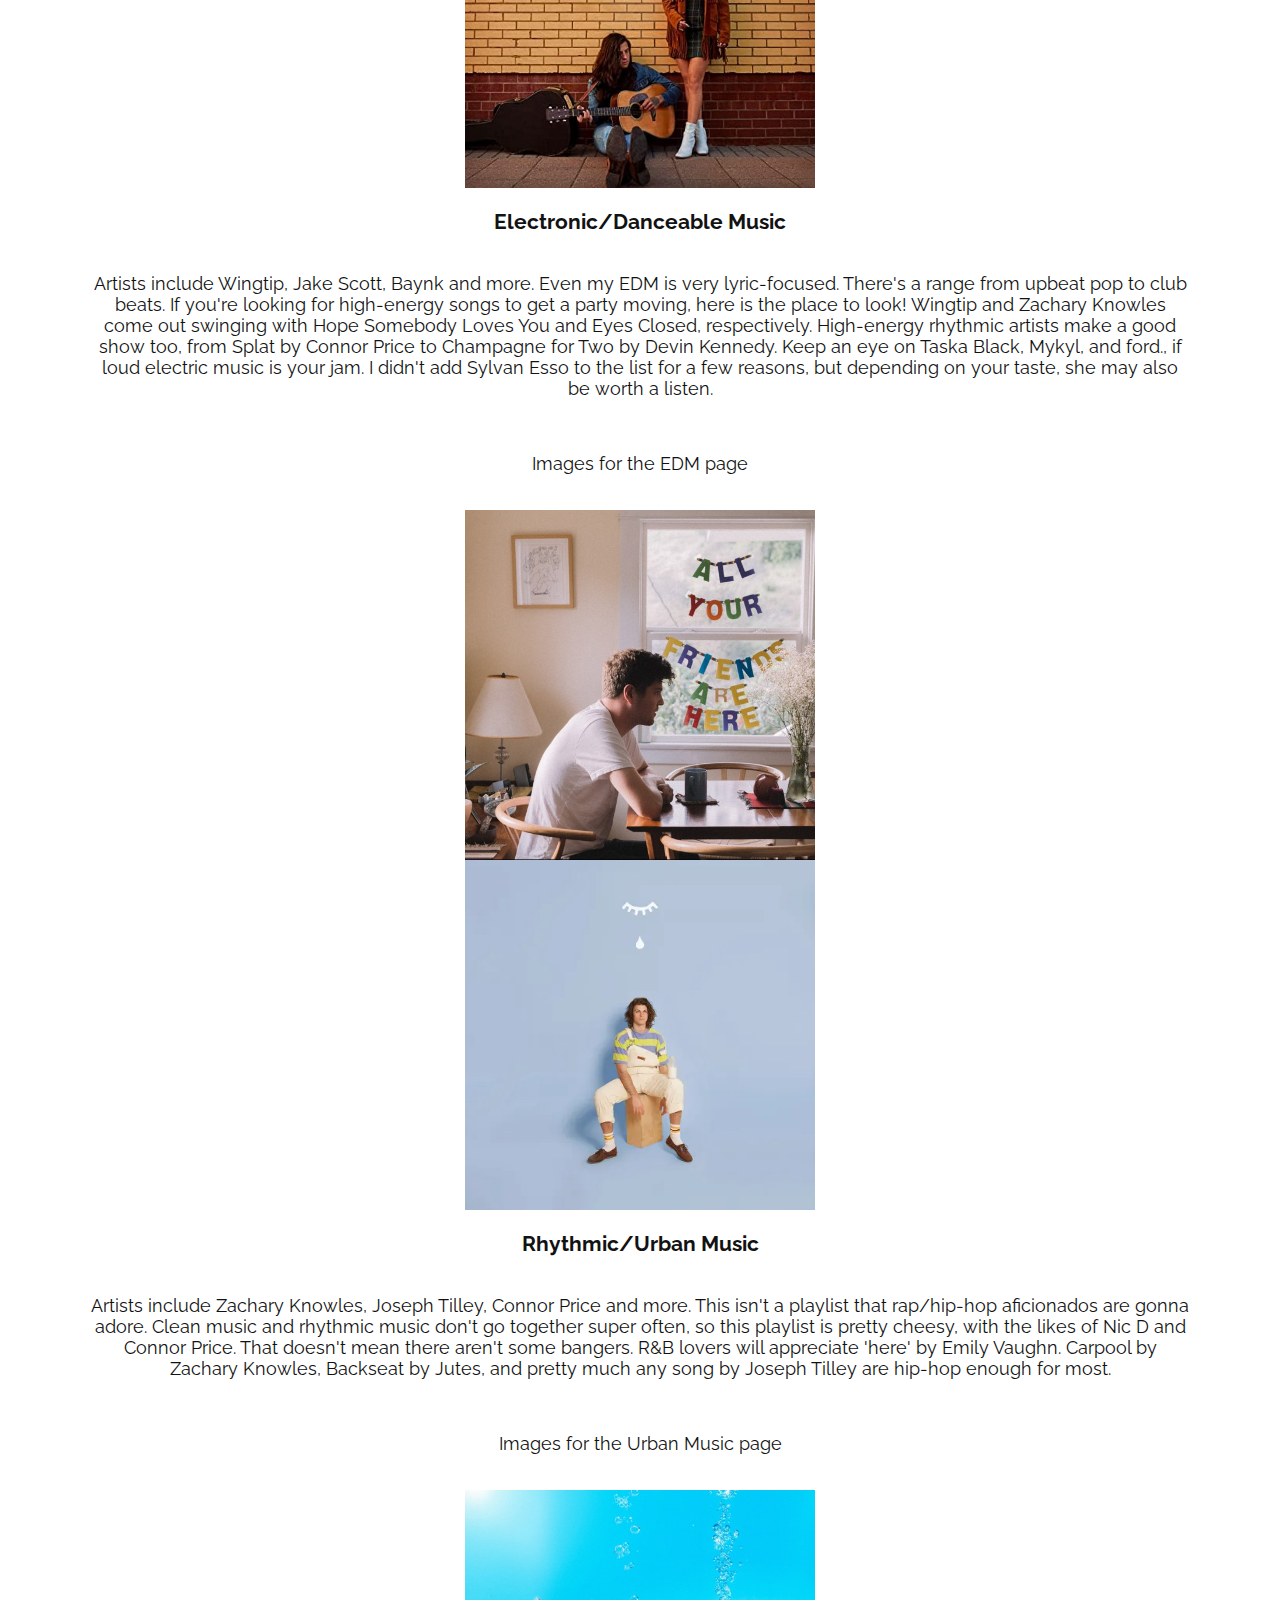
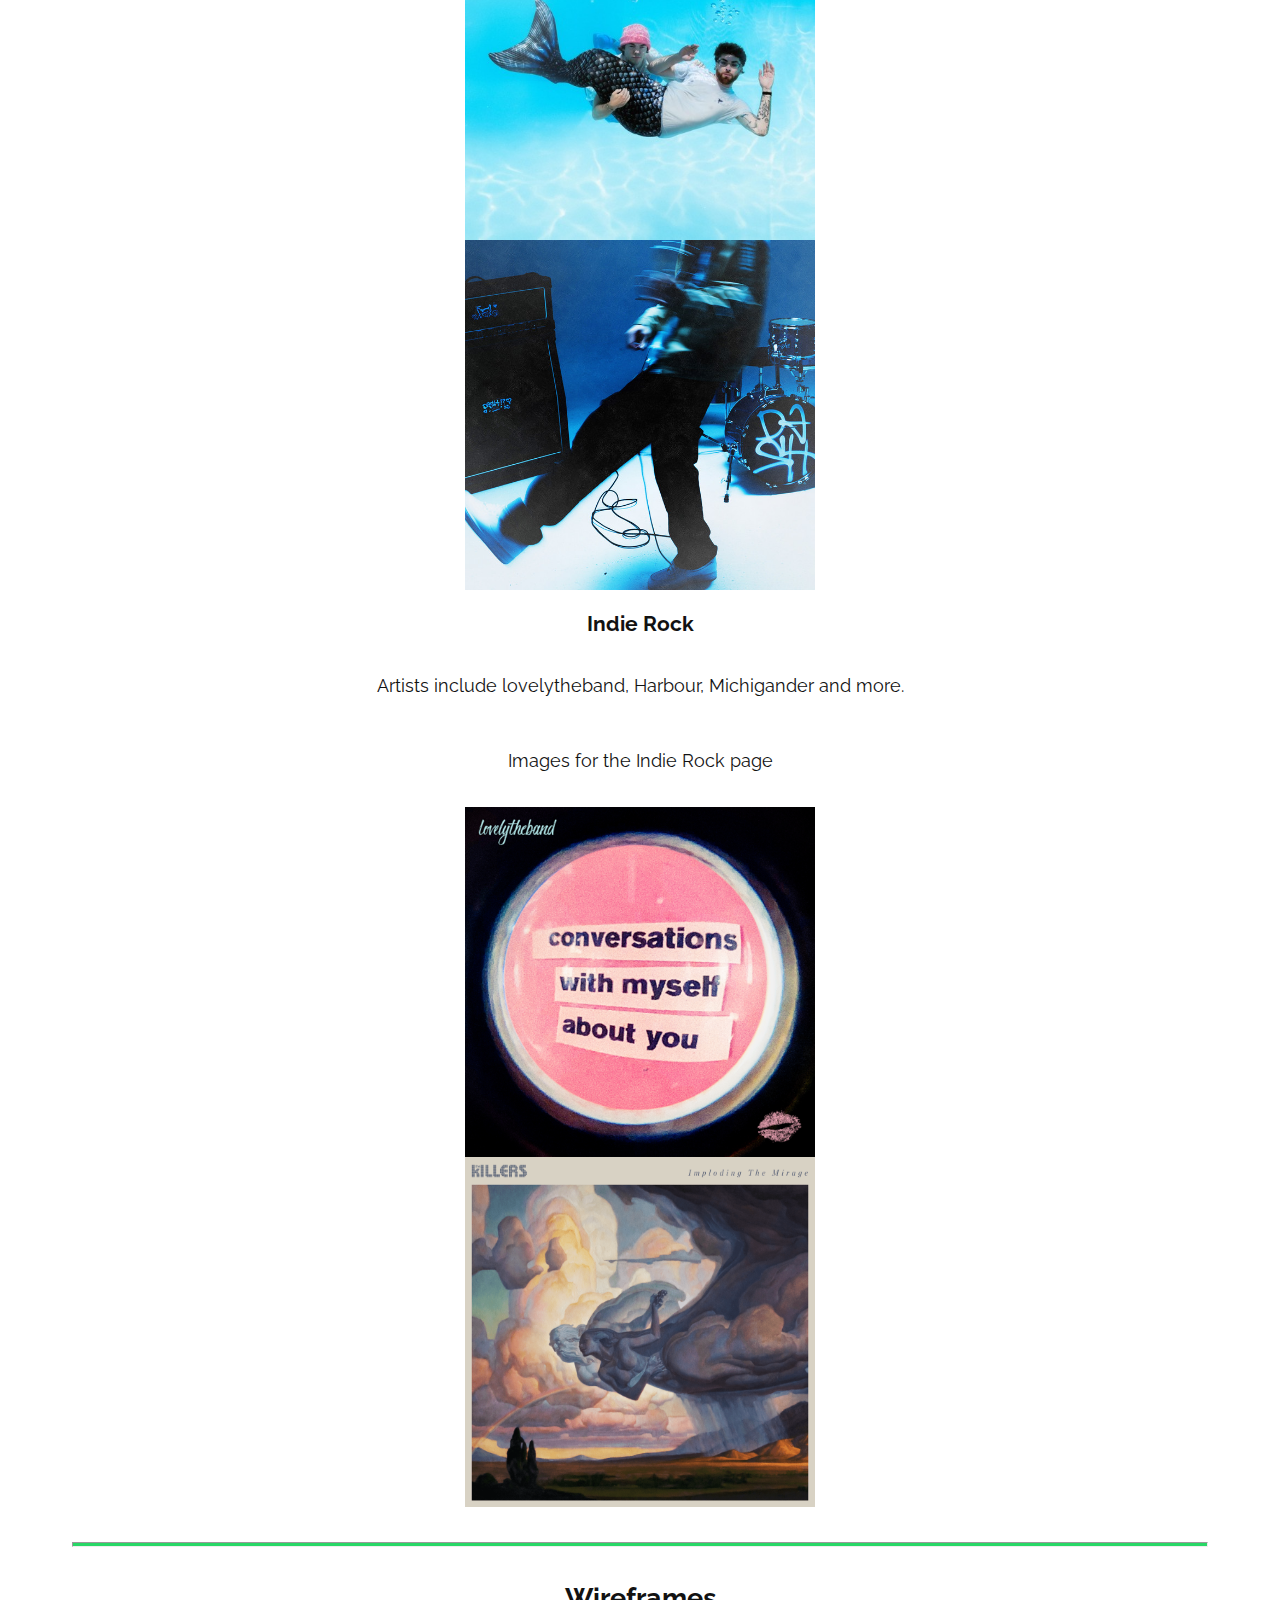
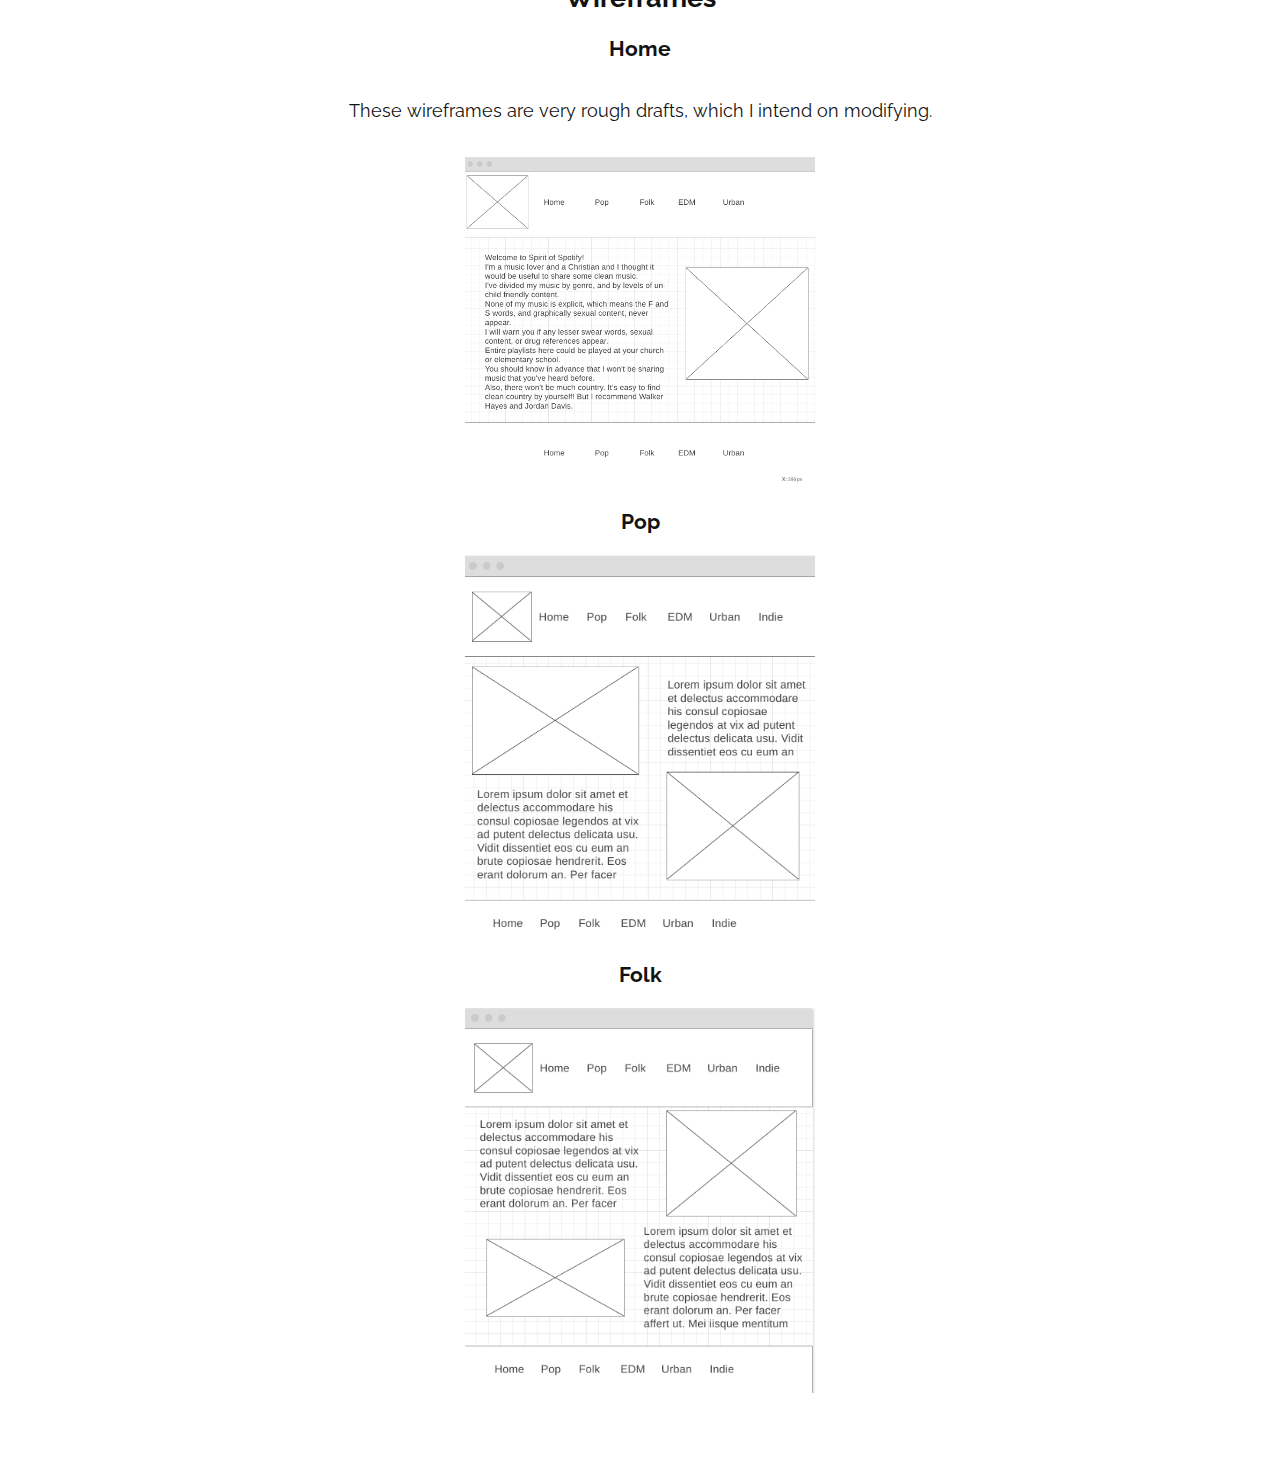
<file: site-plan.html>
<!DOCTYPE html>
<html lang="en-us">
    
  <head>
    <meta charset="utf-8">
    <title>Site Plan</title>
    <link type="text/css" rel="stylesheet" href="styles/site-plan.css">
  </head>

  <body>
    <header>
      <h1>Spirit of Spotify Site Plan</h1>
      <h2>Porter Williams</h2>
    </header>
    <main>

      <hr>
      <h2>Overview</h2>
      <h3>Purpose</h3>
      <p>Making clean, uplifting music easily accessible.</p>  


      <h3>Audience</h3>
      <p>Anybody, especially those belonging to the Church of Jesus Christ of Latter-Day Saints.</p> 

      <hr>
      <h2>Branding</h2>
      <h3>Website Logo</h3>
      <img src="images/SpiritofSpotify.png" alt="Logo image">
      <hr>
      <h2>
        Style Guide
      </h2>


      <h3>
        Color Palette
      </h3>

      Palette URL: <a href="https://coolors.co/191919-ffffff-28d866-303232-a7a7a7" target="_blank">https://coolors.co/191919-ffffff-28d866-303232-a7a7a7</a>


      <table class="colors">
        <tr><th>Primary</th><th>Secondary</th><th>Accent 1</th><th>Accent 2</th></tr>
        <tr><td class="primary">[#121212]</td><td class="secondary">[#ffffff]</td><td class="accent1">[#28d866]</td><td class="accent2">[#303232]</td></tr>
      </table>


      <h3>
        Typography
      </h3>

      <h4>
        Heading Font: Raleway Semibold  
      </h4>
      <h4>
        Paragraph Font: Raleway  
      </h4>
      <h3>
        Normal paragraph example
      </h3>
      <p>
        Lorem ipsum dolor sit amet, consectetur adipiscing elit, sed do eiusmod tempor incididunt ut labore et dolore magna aliqua. Ut enim ad minim veniam, quis nostrud exercitation ullamco laboris nisi ut aliquip ex ea commodo consequat. Duis aute irure dolor in reprehenderit in voluptate velit esse cillum dolore eu fugiat nulla pariatur. Excepteur sint occaecat cupidatat non proident, sunt in culpa qui officia deserunt mollit anim id est laborum.
      </p>
      <h3>
        Colored paragraph example
      </h3>
      <p class="colored">
        Lorem ipsum dolor sit amet, consectetur adipiscing elit, sed do eiusmod tempor incididunt ut labore et dolore magna aliqua. Ut enim ad minim veniam, quis nostrud exercitation ullamco laboris nisi ut aliquip ex ea commodo consequat. 
      </p>


      <h3>
        Navigation
      </h3>
      <nav>
        <a href="index.html">Home</a>
        <a href="pop.html">Pop</a>
        <a href="folk.html">Folk</a>
        <a href="edm.html">EDM</a>
        <a href="urban.html">Urban</a>
        <a href="indie.html">Indie</a>
      </nav>
      <hr>
      <h2>
        Site Map
      </h2>
      <div class="sitemap">
        <div class="sm-home">
          Home
        </div>
        <div class="sm-page2">
          Pop 
        </div>
        <div class="sm-page3">
          Folk
        </div>

        <div class="top">
          &nbsp;
        </div>
        <div class="left">
          &nbsp;
        </div>
        <div class="right">
          &nbsp;
        </div>

      </div>

      <!-- --------Content Section -------------- -->
      <hr>
      <h2>
        Content
      </h2>
      <h3>Home page</h3>
      <p>
        Welcome to Spirit of Spotify! 
        I'm a music lover and a Christian and I thought it would be useful to share some clean music.
        I've divided my music by genre, and by levels of un-child friendly content. 
        None of my music is explicit, which means the F and S words, and graphically sexual content, never appear.
        I will warn you if any lesser swear words, sexual content, or drug references appear.
        Entire playlists here could be played at your church or elementary school.
        You should know in advance that I won't be sharing music that you've heard before. 
        Also, there won't be much country. It's easy to find clean country by yourself! But I recommend Walker Hayes and Jordan Davis.
      </p>
      <p>Images for the Home page, 1 for each genre</p>
        <a href="https://open.spotify.com/album/6aMJbckk7W3asyogniGfKP?si=QLD3m3zuRlqopENg9aqVBQ"><img src="images/allyourfriendsarehere.jpeg" alt="All Your Friends Are Here album cover by Wingtip"></a>
        <a href="https://open.spotify.com/album/4KTZrjVFSMS2TqNAGVxMfJ?si=7BKoAcOQQ_u8uEnzIWvAxg"><img src="images/emilycantsing.jpeg" alt="Emily Can't Sing album cover by Joe P"></a>
        <a href="https://open.spotify.com/album/190bl0MFluUBIYvvheHTw3?si=_ZtpMgLzTCuaSrFPiV1Cxw"><img src="images/conversationswithmyselfaboutyou.png" alt="Conversations With Myself About You album cover by lovelytheband"></a>
        <a href="https://open.spotify.com/album/3aaVxygUPKEQMIpXPgAUrJ?si=eCHpTSC5Rv-MZAHQ_4DH0Q"><img src="images/wellallbehereforever.webp" alt="Stick Season, We'll All Be Here Forever album cover by Noah Kahan"></a>
        <a href="https://open.spotify.com/track/6cF9l6IUC4ftyTJc7igP9d?si=5b583fc16f554065"><img src="images/swordfish.jpeg" alt="Swordfish single cover by Connor Price and Nic D"></a>
      </ul>
      <h3>Underground Pop - My Favorite Genre</h3>
      <p>
        Artists include, Blake Rose, Dempsey Hope, Joe P, Alexander 23 and many, many more.
        Tones shift from optimistic love songs all the way to emo. Don't worry, I'll warn you!
        If your looking for extraordinary, hopeful, uplifting music, you've come to the right place.
        I have a taste for the bizarre and comical, too, so look out for that in songs like Off My Mind, by Joe P. and Girl by Alexander 23, two of my favorites.
        If you want sweet and romantic, start with Kassidy by Dempsey Hope and She Likes It by Russel Dickerson.
        Gracie Abrams, Alt Bloom, The Band Camino, Ben Kessler and Corey Harper definitely deserve your attention as well.
      </p>
      <p>Images for the Pop page</p>        
        <a href="https://open.spotify.com/album/4KTZrjVFSMS2TqNAGVxMfJ?si=7BKoAcOQQ_u8uEnzIWvAxg"><img src="images/emilycantsing.jpeg" alt="Emily Can't Sing album cover by Joe P"></a>
        <a href="https://open.spotify.com/track/30LpsRTRBF8j1aIMiSitJE?si=6e842cd4adcb4590"><img src="images/Kassidy.jpg" alt="Kassidy single cover by Dempsey Hope"></a>

      </ul>
      <h3>Folk</h3>
      <p>
        Artists include Noah Kahan, Ritt Momney, Hozier and more.
        Tones go from pensive and wistful to brightly sarcastic.
        If you want thought-provoking lyrics or soothing melodies, this is the playlist for you.
        This playlist has some of the most popular folk music from popular artists.
        There's a lot of excellent storytelling in this playlist, from Mute by Radical Face to Cleopatra by the Lumineers.
        Like all playlists I can't resist injecting a little romance with Ohio Forever by Michigander, Romeo and Juliet by Peter McPoland and Born to Die by JJ Wilde.
        Folk-lovers will be all here for Hotel Walls by Smith and Thell, Rivers and Roads by The Head and the Heart, and Sleep on the Floor by the Lumineers.
        Matt Maeson, Josiah and the Bonnevilles, gavn!, Yoke Lore, and Wrabel are big names in my book, too.
      </p>
      <p>Images for the Folk page</p>
        <a href="https://open.spotify.com/album/3aaVxygUPKEQMIpXPgAUrJ?si=eCHpTSC5Rv-MZAHQ_4DH0Q"><img src="images/wellallbehereforever.webp" alt="Stick Season, We'll All Be Here Forever album cover by Noah Kahan"></a>
        <a href="https://open.spotify.com/album/4P19H9TULgF2zUxNGPkBoK?si=39a2r-oPS9W1zRPjsWhjwQ"><img src="images/borntodie.jpg" alt="Born to Die album cover by JJ Wilde and Biily Raffoul"></a>
      </ul>
      <h3>Electronic/Danceable Music</h3>
      <p>
        Artists include Wingtip, Jake Scott, Baynk and more.
        Even my EDM is very lyric-focused. There's a range from upbeat pop to club beats.
        If you're looking for high-energy songs to get a party moving, here is the place to look!
        Wingtip and Zachary Knowles come out swinging with Hope Somebody Loves You and Eyes Closed, respectively.
        High-energy rhythmic artists make a good show too, from Splat by Connor Price to Champagne for Two by Devin Kennedy.
        Keep an eye on Taska Black, Mykyl, and ford., if loud electric music is your jam.
        I didn't add Sylvan Esso to the list for a few reasons, but depending on your taste, she may also be worth a listen.
      </p>
      <p>Images for the EDM page</p>
        <a href="https://open.spotify.com/album/6aMJbckk7W3asyogniGfKP?si=QLD3m3zuRlqopENg9aqVBQ"><img src="images/allyourfriendsarehere.jpeg" alt="All Your Friends Are Here album cover by Wingtip"></a>
        <a href="https://open.spotify.com/album/0jaSZMSUlrruDM8FtSWK8d?si=kZ-8srH-QMKl8QyzNrXnqg"><img src="images/someonesep.webp" alt="Someone's EP cover by Baynk"></a>
      </ul>
      <h3>Rhythmic/Urban Music</h3>
      <p>
        Artists include Zachary Knowles, Joseph Tilley, Connor Price and more.
        This isn't a playlist that rap/hip-hop aficionados are gonna adore. 
        Clean music and rhythmic music don't go together super often, so this playlist is pretty cheesy, with the likes of Nic D and Connor Price.
        That doesn't mean there aren't some bangers. R&B lovers will appreciate 'here' by Emily Vaughn.
        Carpool by Zachary Knowles, Backseat by Jutes, and pretty much any song by Joseph Tilley are hip-hop enough for most.
      </p>
      <p>Images for the Urban Music page</p>
        <a href="https://open.spotify.com/track/6cF9l6IUC4ftyTJc7igP9d?si=5b583fc16f554065"><img src="images/swordfish.jpeg" alt="Swordfish single cover by Connor Price and Nic D"></a>
        <a href="https://open.spotify.com/album/6wj1GszcJ4R4lk6etuZkxW?si=FHiNJLx-RgOHYn1-w6AXlA"><img src="images/whitelie.jpeg" alt="White Lie single cover by Contradash"></a>
      </ul>
      </ul>
      <h3>Indie Rock</h3>
      <p>
        Artists include lovelytheband, Harbour, Michigander and more.

      </p>
      <p>Images for the Indie Rock page</p>
        <a href="https://open.spotify.com/album/190bl0MFluUBIYvvheHTw3?si=_ZtpMgLzTCuaSrFPiV1Cxw"><img src="images/conversationswithmyselfaboutyou.png" alt="Conversations With Myself About You album cover by lovelytheband"></a>
        <a href="https://open.spotify.com/album/1uROBP2G4MP0O4w1v5Cpbg?si=HO1mApWCTYirrdPVK3JpTw"><img src="images/runningtowardsaplace.png" alt="Running Towards a Place album cover by the Killers"></a>
      </ul>
      <hr>
      <h2>
        Wireframes
      </h2>
      <h3>Home</h3>
      <p>         
        These wireframes are very rough drafts, which I intend on modifying.
      </p>
      <img src="images/Screen Shot 2023-11-09 at 12.42.31 PM.png" alt="home page wireframe">

      <h3>Pop</h3>
      <img src="images/Screen Shot 2023-11-09 at 12.50.47 PM.png" alt="page 2 wireframe">

      <h3>Folk</h3>
      <img src="images/Screen Shot 2023-11-09 at 12.52.00 PM.png" alt="page 3 wireframe">
    </main>
  </body>

</html>
</file>
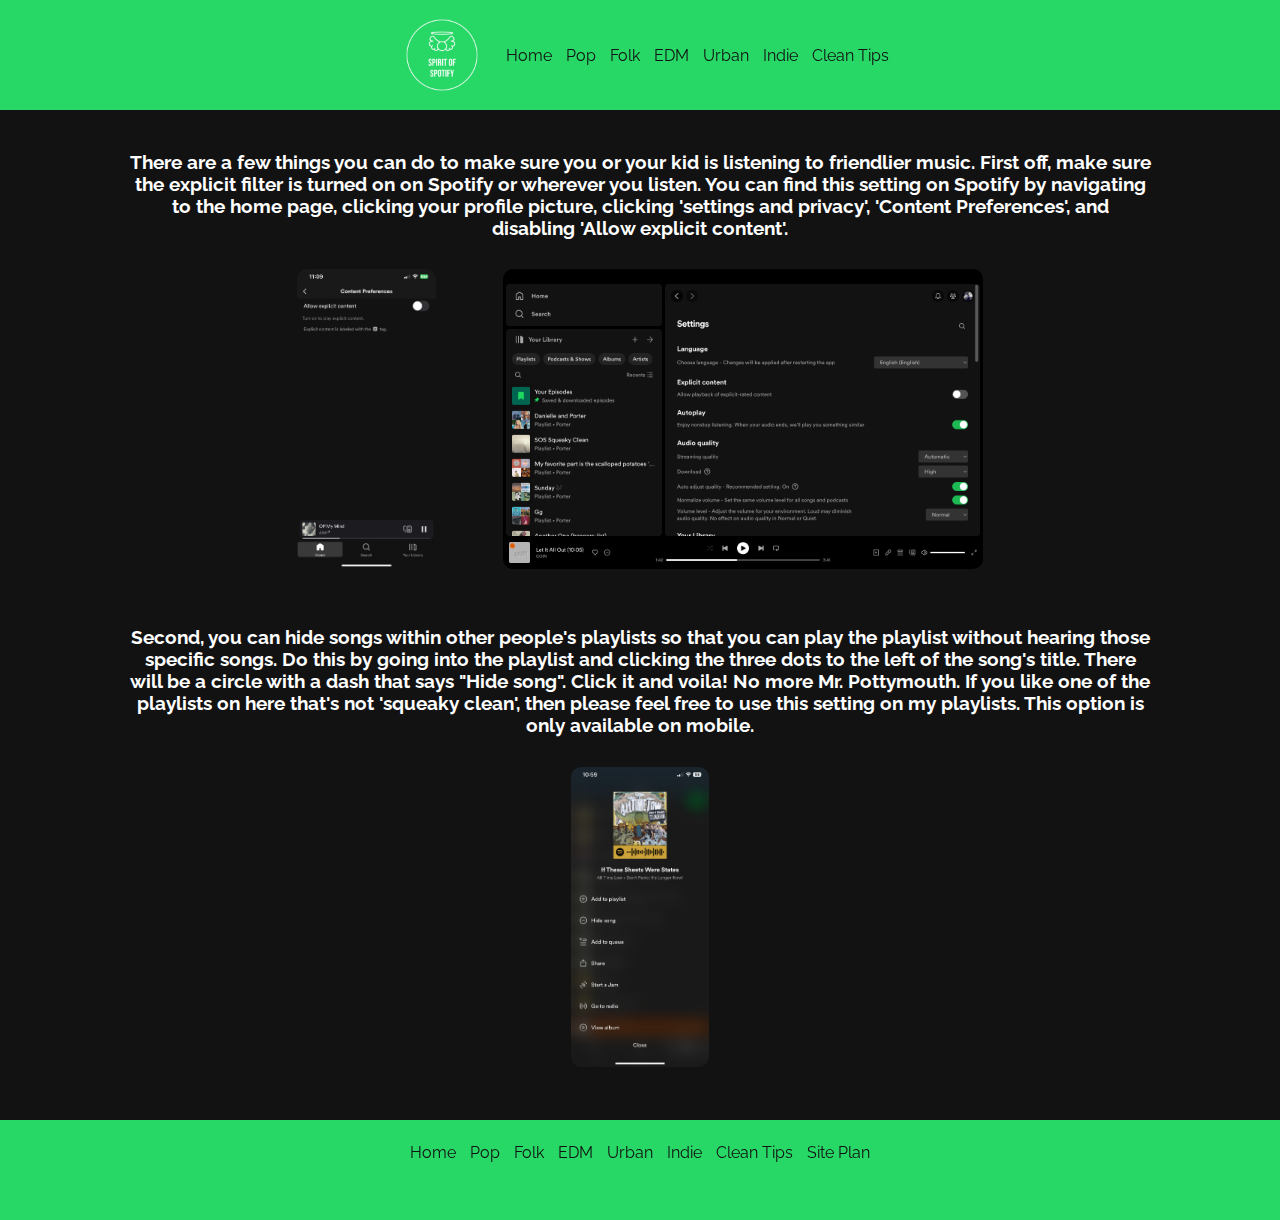
<file: tips.html>
<!DOCTYPE html>
<html lang="en">
<head>
    <meta charset="UTF-8">
    <meta http-equiv="X-UA-Compatible" content="IE=edge">
    <meta name="viewport" content="width=device-width, initial-scale=1.0">
    <link rel="stylesheet" href="styles/sos.css">
    <title>Spotify Site</title>
</head>
<body>
    <header>
        <nav class="fingers">
            <a href="index.html" class="logo"><img src="images/SpiritofSpotify.png" alt="Spirit of Spotify logo"></a>
            <a href="index.html">Home</a>
            <a href="pop.html">Pop</a>
            <a href="folk.html">Folk</a>
            <a href="edm.html">EDM</a>
            <a href="urban.html">Urban</a>
            <a href="indie.html">Indie</a>
            <a href="tips.html">Clean Tips</a>
        </nav>
    </header>
    <main>
        <div class="gallery">
            <h3>
                <br>
                There are a few things you can do to make sure you or your kid is listening to friendlier music.
                First off, make sure the explicit filter is turned on on Spotify or wherever you listen. 
                You can find this setting on Spotify by navigating to the home page, clicking your profile picture, clicking 'settings and privacy', 'Content Preferences', and disabling 'Allow explicit content'.
                <br>
                <img src="images/MobileContentPreferences.jpeg" alt="Screenshot of the content preferences page on mobile">
                <img src="images/DesktopSettings.png" alt="Screenshot of settings page on desktop">
                <br> <br>
                Second, you can hide songs within other people's playlists so that you can play the playlist without hearing those specific songs.
                Do this by going into the playlist and clicking the three dots to the left of the song's title.
                There will be a circle with a dash that says "Hide song". Click it and voila! No more Mr. Pottymouth.
                If you like one of the playlists on here that's not 'squeaky clean', then please feel free to use this setting on my playlists.
                This option is only available on mobile.
                <br>
                <img src="images/HideonMobile.PNG" alt="Screenshot of the hide song button on mobile">
                <br>
            </h3>
        </div>
    </main>
    <footer>
        <nav class="toes">
            <br>
            <a href="index.html">Home</a>
            <a href="pop.html">Pop</a>
            <a href="folk.html">Folk</a>
            <a href="edm.html">EDM</a>
            <a href="urban.html">Urban</a>
            <a href="indie.html">Indie</a>
            <a href="tips.html">Clean Tips</a>
            <a href="site-plan.html">Site Plan</a>
        </nav>
    </footer>
</body>
</html>
</file>
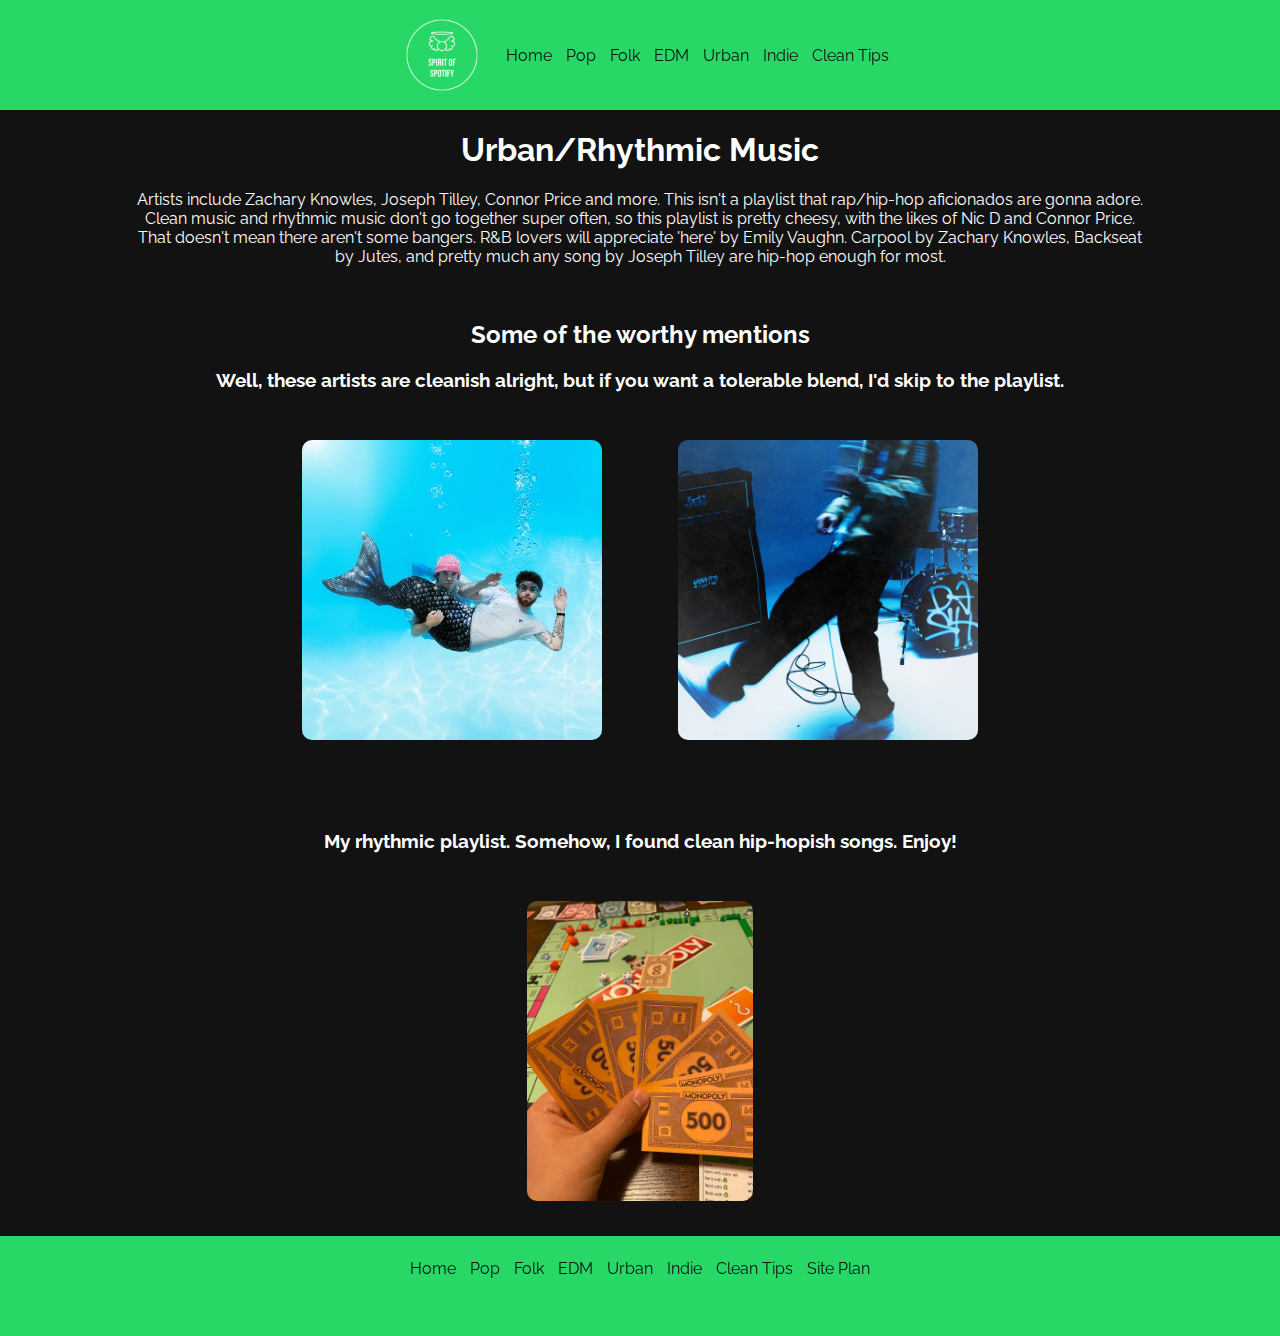
<file: urban.html>
<!DOCTYPE html>
<html lang="en">
<head>
    <meta charset="UTF-8">
    <meta http-equiv="X-UA-Compatible" content="IE=edge">
    <meta name="viewport" content="width=device-width, initial-scale=1.0">
    <link rel="stylesheet" href="styles/sos.css">
    <title>Spotify Site</title>
</head>
<body>
    <header>
        <nav class="fingers">
            <a href="index.html" class="logo"><img src="images/SpiritofSpotify.png" alt="Spirit of Spotify logo"></a>
            <a href="index.html">Home</a>
            <a href="pop.html">Pop</a>
            <a href="folk.html">Folk</a>
            <a href="edm.html">EDM</a>
            <a href="urban.html">Urban</a>
            <a href="indie.html">Indie</a>
            <a href="tips.html">Clean Tips</a>
        </nav>
    </header>
    <main>
        <div class="gallery">
            <div class="playlists">
                <h1>Urban/Rhythmic Music</h1>
                <p>
                    Artists include Zachary Knowles, Joseph Tilley, Connor Price and more.
                    This isn't a playlist that rap/hip-hop aficionados are gonna adore. 
                    Clean music and rhythmic music don't go together super often, so this playlist is pretty cheesy, with the likes of Nic D and Connor Price.
                    That doesn't mean there aren't some bangers. R&B lovers will appreciate 'here' by Emily Vaughn.
                    Carpool by Zachary Knowles, Backseat by Jutes, and pretty much any song by Joseph Tilley are hip-hop enough for most.
                </p>
                <br>
                <h2>Some of the worthy mentions</h2>
                <h3>
                    Well, these artists are cleanish alright, but if you want a tolerable blend, I'd skip to the playlist.
                </h3>
                <a href="https://open.spotify.com/track/6cF9l6IUC4ftyTJc7igP9d?si=5b583fc16f554065"><img src="images/swordfish.jpeg" alt="Swordfish single cover by Connor Price and Nic D"></a>

                <a href="https://open.spotify.com/album/6wj1GszcJ4R4lk6etuZkxW?si=FHiNJLx-RgOHYn1-w6AXlA"><img src="images/whitelie.jpeg" alt="White Lie single cover by Contradash"></a>
                <div class="groovy">
                    <br> <br>
                    <h3>My rhythmic playlist. Somehow, I found clean hip-hopish songs. Enjoy!</h3>
                    <a class="groovy" href="https://open.spotify.com/playlist/4HFoJDlTVzfm0rnH03Cx4I?si=0132531437d14980"><img src="images/monopolymoney.jpeg" alt="Stacks on stacks of monopoly money"></a>    
                </div>
            </div>
        </div>
    </main>
    <footer>
        <nav class="toes">
            <br>
            <a href="index.html">Home</a>
            <a href="pop.html">Pop</a>
            <a href="folk.html">Folk</a>
            <a href="edm.html">EDM</a>
            <a href="urban.html">Urban</a>
            <a href="indie.html">Indie</a>
            <a href="tips.html">Clean Tips</a>
            <a href="site-plan.html">Site Plan</a>
        </nav>
    </footer>
</body>
</html>
</file>
<file: styles/sos.css>
/* Variables */
@import url('https://fonts.googleapis.com/css2?family=Raleway:wght@530&display=swap');

:root {
  --heading-font: 'Raleway', sans-serif;
  --paragraph-font: 'Raleway', Helvetica, sans-serif;

  --primary-color: #121212;
  --secondary-color: #ffffff;
  --accent1-color: #28d866;
  --accent2-color: #303232;
  --accent3-color: #1fdf64;

  --headline-color-on-white: var(--primary-color);  /* headlines on a white background */ 
  --headline-color-on-color: var(--secondary-color); /* headlines on a colored background */ 
  --paragraph-color-on-white: var(--primary-color); /* paragraph text on a white background */ 
  --paragraph-color-on-color: var(--secondary-color); /* paragraph text on a colored background */ 
  --paragraph-background-color: var(--accent2-color);
  --nav-link-color: #a7a7a7;
  --nav-background-color: #121212;
  --nav-hover-link-color: var(--secondary-color);
  --nav-hover-background-color: #121212;
}

/* We'll start with the header */
.logo img{
    float: left;
    height: 100px;
}
header {
    /* padding: 25px;
    display: grid;
    grid-template-columns: 150px auto; */
    background-color: var(--accent1-color);
    height: 110px;
    text-align: center;
}
.search {
    float: right;
    padding: 6px;
    border: none;
    margin-top: 8px;
    margin-right: 16px;
    font-size: 17px;
  }

/* Now I'll address the main section */
body { 
    margin: 0;
    background-color: var(--nav-background-color);
    color: #ffffff;
}
main {
    min-height: 100px;
    text-align: center;
    max-width: 80%;
    margin: auto;

}
.gallery img {
    max-height: 300px;
    max-width: 80%;
    margin: 3%;
}
.clicknotif {
    margin-bottom: -10px;
}

/* And lastly, the footer */
footer {
    min-height: 100px;
    background-color: var(--accent1-color);
    text-align: center;
}

/* Sike! We're actually going to do the general stuff last. */
h1, h2, h3, h4, h5 {
    color: var(--headline-color-on-color);
    font-family: var(--heading-font);
}
a {
    padding: 5px;
    color: var(--headline-color-on-color);
    font-family: var(--heading-font);
    text-decoration: none;
}

/* a:hover {
    background-color: var(--accent2-color);
} */
nav a{
    color: var(--headline-color-on-white);
    background-color: transparent;
    border: 0px;
    border-radius: 5%;
    display: inline-block;
    position: relative;
    text-align: center;
    text-decoration: none;
    vertical-align: middle;
    transform: translate3d(0px, 0px, 0px);
    padding: 5px;
    min-inline-size: 0px;
}
nav a:hover {
    text-decoration: underline;
    background-color: var(--accent3-color);
}
p {
    color: var(--paragraph-color-on-color);
    font-family: var(--paragraph-font);
}
img {
    border-radius: 10px;
}

.info {
    display: grid;
    /* grid-template-columns: 20% 20% 60%; */
    grid-template-columns: 1fr 1fr;

}
.info h3 {
    grid-column: 1/2;
    grid-row: 1/2;
    justify-self: center;
    align-self: center;
    padding-top: 2%;
    max-width: 60%;
}
.info:nth-of-type(2) h3 {
    grid-column: 2/3;
}
.info a {
    grid-column: 2/3;
    grid-row: 1/2;
}
.info:nth-of-type(2) a {
    grid-column: 1/2;
}



@media screen and (max-width: 900px) {
    .info {
        display: block;   
    }
    .info h3 {
        max-width: 700px;
    }
}
@media screen and (max-width: 600px) {
    .search a, .search input[type=text] {
      float: none;
      display: block;
      text-align: left;
      width: 100%;
      margin: 0;
      padding: 14px;
    }
    .search input[type=text] {
      border: 1px solid #ccc;
    }
  }
</file>
<file: styles/search.css>
/* Add a black background color to the top navigation bar */
.topnav {
    overflow: hidden;
    background-color: #e9e9e9;
  }
  
  /* Style the links inside the navigation bar */
  .topnav a {
    float: left;
    display: block;
    color: black;
    text-align: center;
    padding: 14px 16px;
    text-decoration: none;
    font-size: 17px;
  }
  
  /* Change the color of links on hover */
  .topnav a:hover {
    background-color: #ddd;
    color: black;
  }
  
  /* Style the "active" element to highlight the current page */
  .topnav a.active {
    background-color: #2196F3;
    color: white;
  }
  
  /* Style the search box inside the navigation bar */
  .topnav input[type=text] {
    float: right;
    padding: 6px;
    border: none;
    margin-top: 8px;
    margin-right: 16px;
    font-size: 17px;
  }
  
  /* When the screen is less than 600px wide, stack the links and the search field vertically instead of horizontally */
  @media screen and (max-width: 600px) {
    .topnav a, .topnav input[type=text] {
      float: none;
      display: block;
      text-align: left;
      width: 100%;
      margin: 0;
      padding: 14px;
    }
    .topnav input[type=text] {
      border: 1px solid #ccc;
    }
  }
</file>
<file: styles/site-plan.css>
/* if you are using any Google fonts change the font names below to your fonts. 
Any spaces in your font name should be replaced with a +. 
Fonts are separated by a | */
@import url('https://fonts.googleapis.com/css2?family=Raleway:wght@530&display=swap');

:root {
  /* change the values below to your colors from your palette */
  --primary-color: #121212;
  --secondary-color: #ffffff;
  --accent1-color: #28d866;
  --accent2-color: #303232;

  /* change the values below to your chosen font(s) */
  --heading-font: 'Raleway', sans-serif;
  --paragraph-font: 'Raleway', Helvetica, sans-serif;

  

  /* these colors below should be chosen from among your palette colors above */
  --headline-color-on-white: var(--primary-color);  /* headlines on a white background */ 
  --headline-color-on-color: var(--secondary-color); /* headlines on a colored background */ 
  --paragraph-color-on-white: var(--primary-color); /* paragraph text on a white background */ 
  --paragraph-color-on-color: var(--secondary-color); /* paragraph text on a colored background */ 
  --paragraph-background-color: var(--accent2-color);
  --nav-link-color: #a7a7a7;
  --nav-background-color: #121212;
  --nav-hover-link-color: var(--secondary-color);
  --nav-hover-background-color: #121212;
}



/*  Look around below...but DON'T CHANGE ANYTHING! */

body {
  max-width: 1200px;
  margin: 0 auto;
  padding: 4em;
  font-size: 18px;
  text-align: center;
}
img {
  display: block;
  margin: 0 auto;
  max-width: 80%;
  max-width: 350px;

}
h1, h2, h3, h4, h5, h6 {
  font-family: var(--heading-font);
  color: var(--headline-color-on-white);
}
h2 {
  text-align: center;
}
hr {
  height: 3px;
  margin: 35px 0;
  background: var(--accent1-color);
}
header {
  padding: 1em;
  text-align: center;
  color: var(--headline-color-on-color);
  background-color: var(--paragraph-background-color);
}
header > h1, header > h2 {
  color: var(--headline-color-on-color);
}

p {
  font-family: var(--paragraph-font);
  color: var(--paragraph-color-on-white);
  padding: 1em;
}
.colors {
  width: 100%;
  min-width: 350px;
  margin: 30px auto;
  text-align: center;
}
.colors th {
  background-color: #999;
}
.colors td{
  width: 25%;
  height: 3em;
}

.primary {
  background-color: var(--primary-color);
}
.secondary {
  background-color: var(--secondary-color);
}
.accent1 {
  background-color: var(--accent1-color);
}
.accent2{
  background-color: var(--accent2-color);
}

p.colored {
  background-color: var(--paragraph-background-color);
  color: var(--paragraph-color-on-color);
}

nav {
  background-color: var(--nav-background-color);
  line-height: 3em;
  text-align: center;
  font-size: 1.2em;
}
nav  {
  list-style-type: none;
  display: grid;
  grid-template-columns: 1fr 1fr 1fr 1fr 1fr 1fr;
  text-align: center;
}
nav a {
  padding:1em;
  min-width: 30px;
  text-decoration: none;
  padding: 10px;
  
}
nav a:link, nav a:visited {
  color: var(--nav-link-color);
}
nav a:hover {
  color: var(--nav-hover-link-color);
  background-color: var(--nav-hover-background-color);
}

.sitemap {
  display: grid;
  justify-content: center;

  grid-template-columns: repeat(6, 15%);
  grid-template-rows: 3em 1.5em 1.5em 3em;
  grid-template-areas: ". . home home . ."
    ". . . top . ."
    ". left left right right ."
    "page2 page2 . . page3 page3";
}
.sitemap > div {
  text-align: center;
}
.sm-home {
  grid-area: home;
  background-color: #ccc;
  line-height: 3em;
}
.sm-page2 {
  grid-area: page2;
  background-color: #ccc;
  line-height: 3em;
}
.sm-page3 {
  grid-area: page3;
  background-color: #ccc;
  line-height: 3em;
}

.top {
  grid-area: top;
  border-left: 1px solid;
}

.left {
  grid-area: left;
  border-top: 1px solid;
  border-left: 1px solid;
}

.right {
  grid-area: right;
  border-top: 1px solid;
  border-right: 1px solid;
}
</file>
